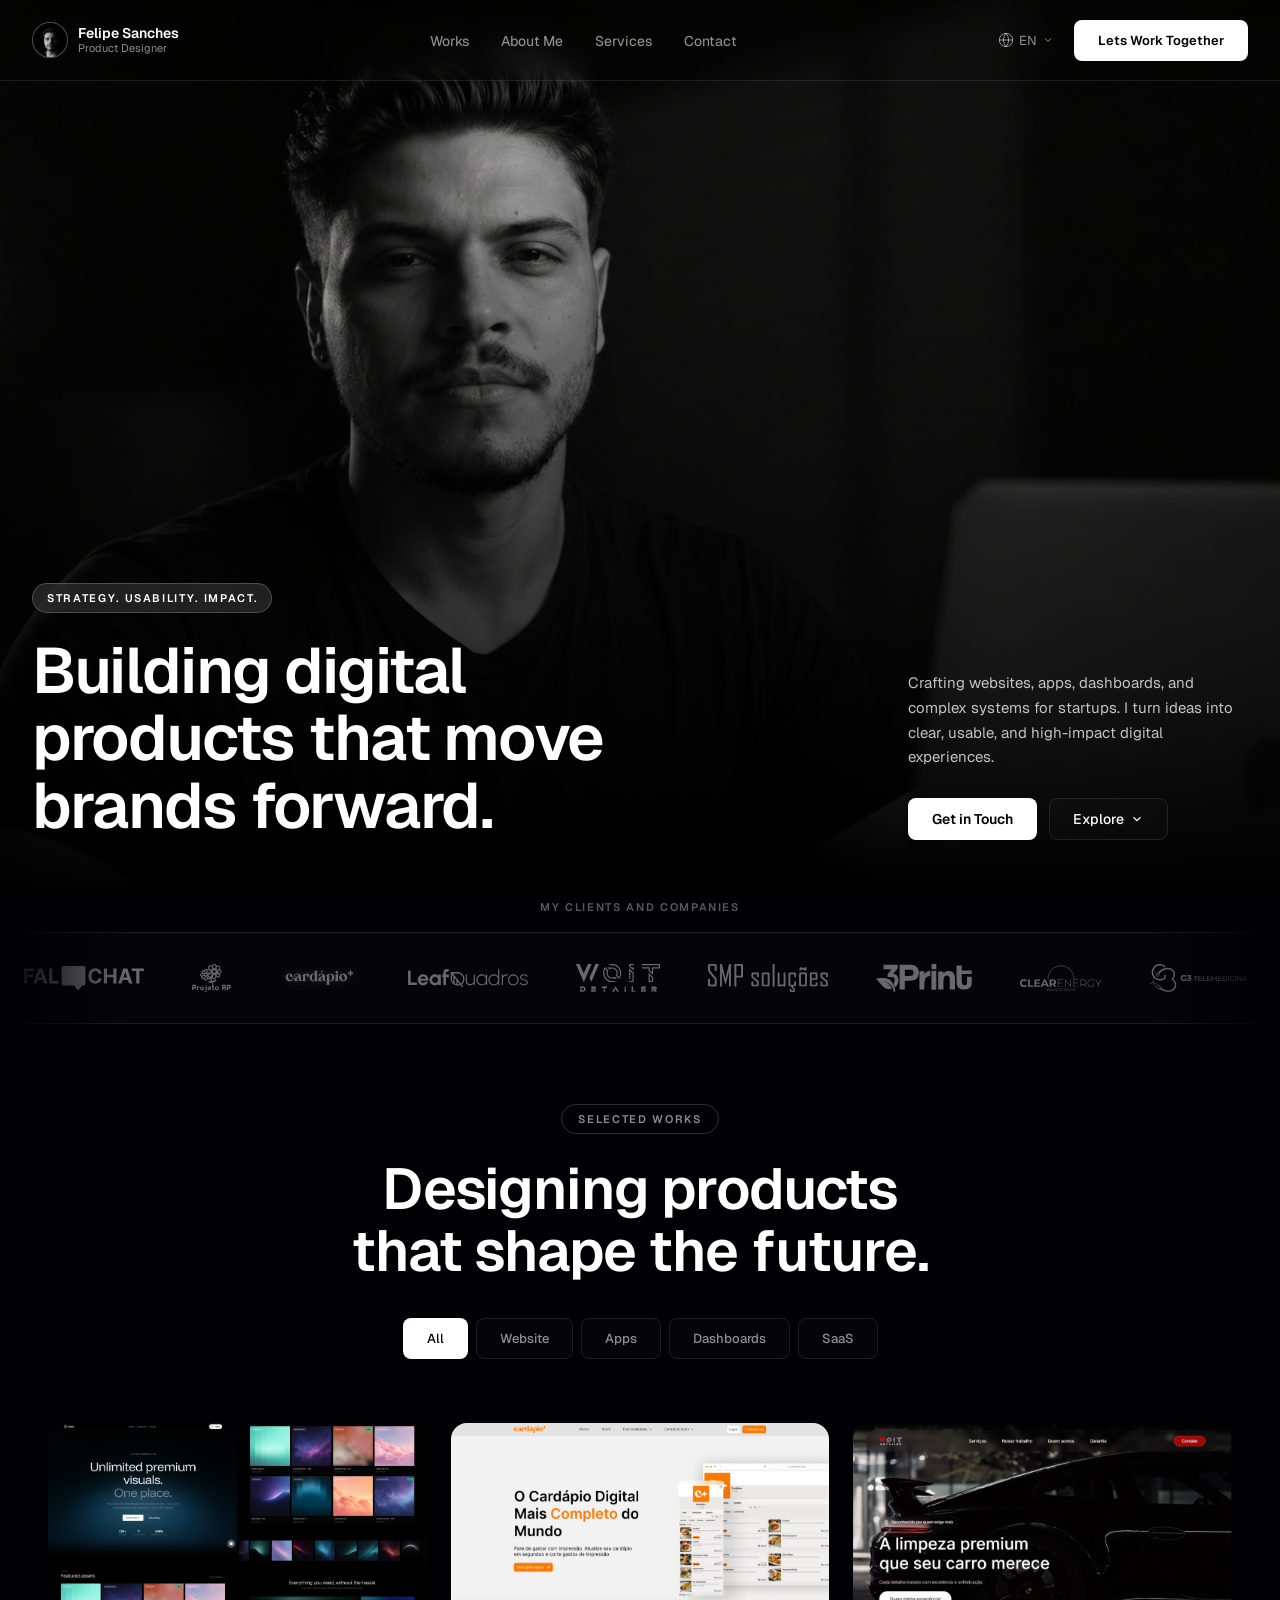
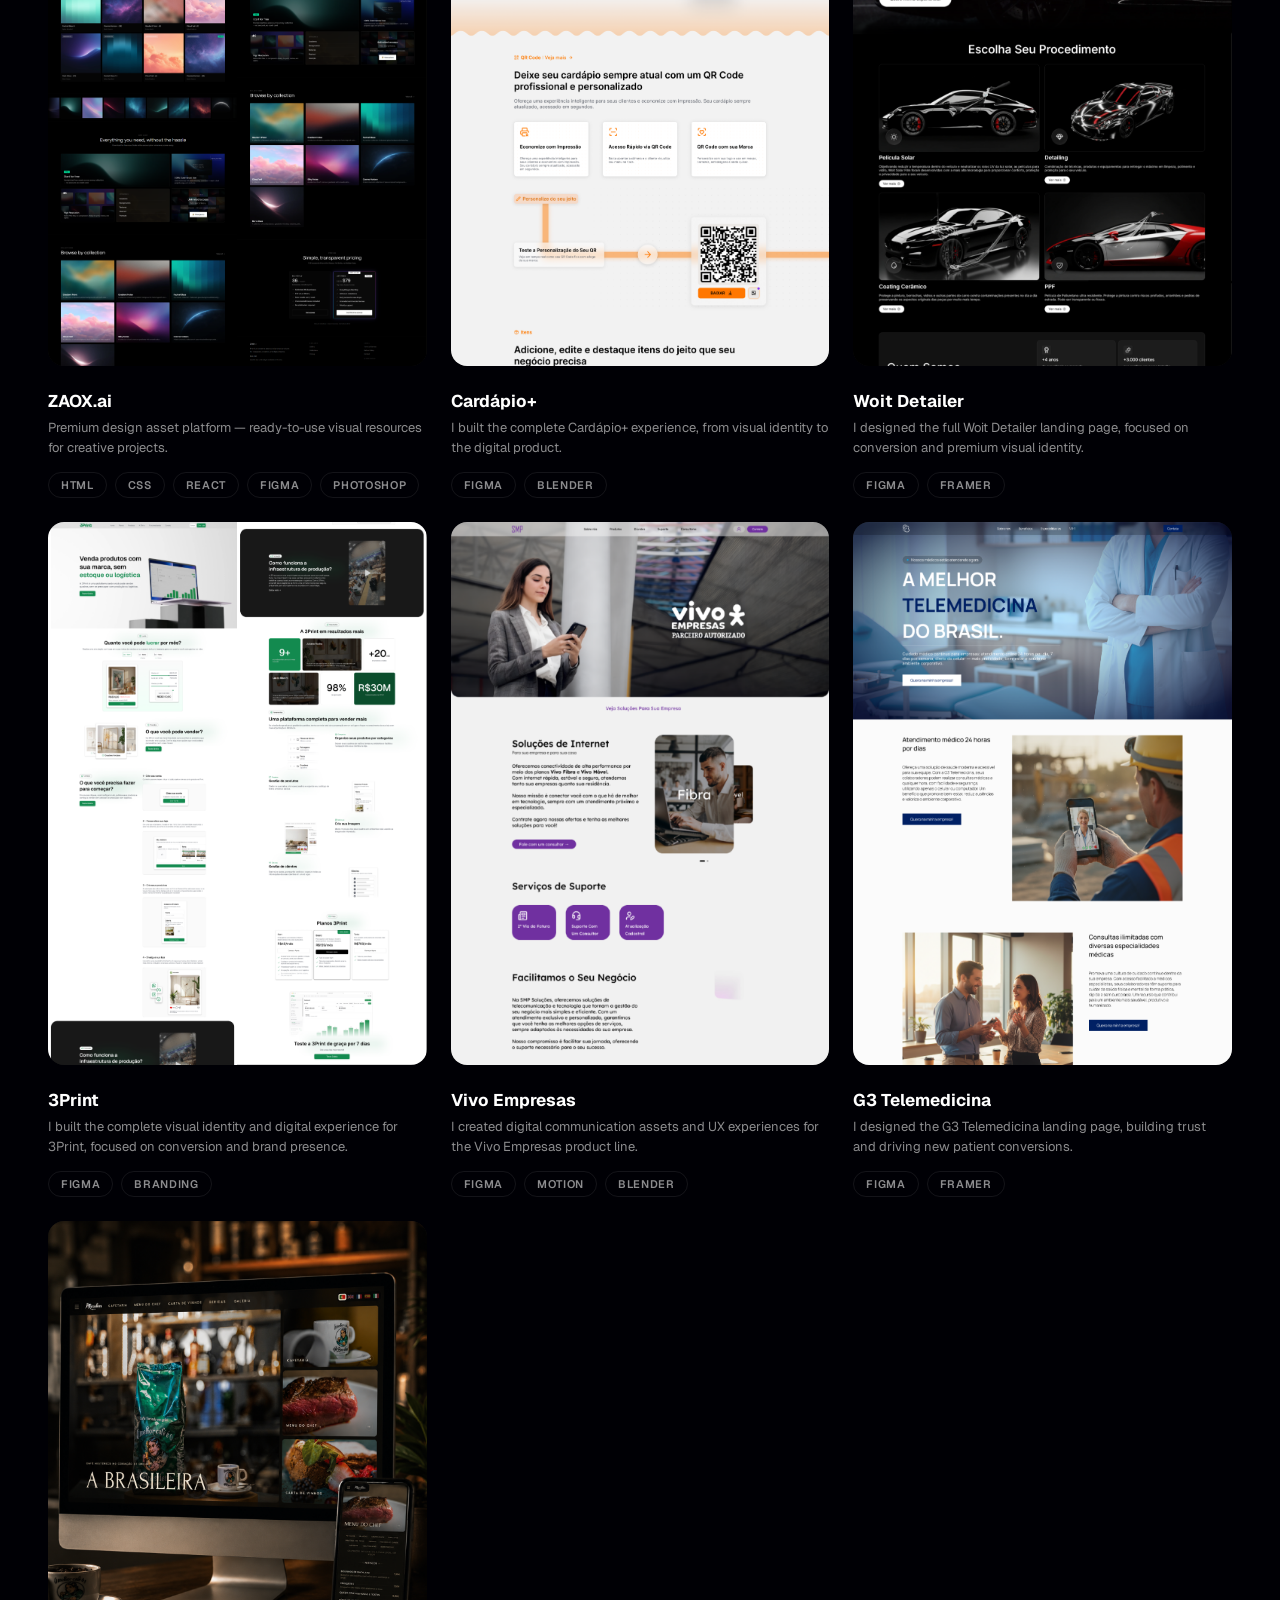
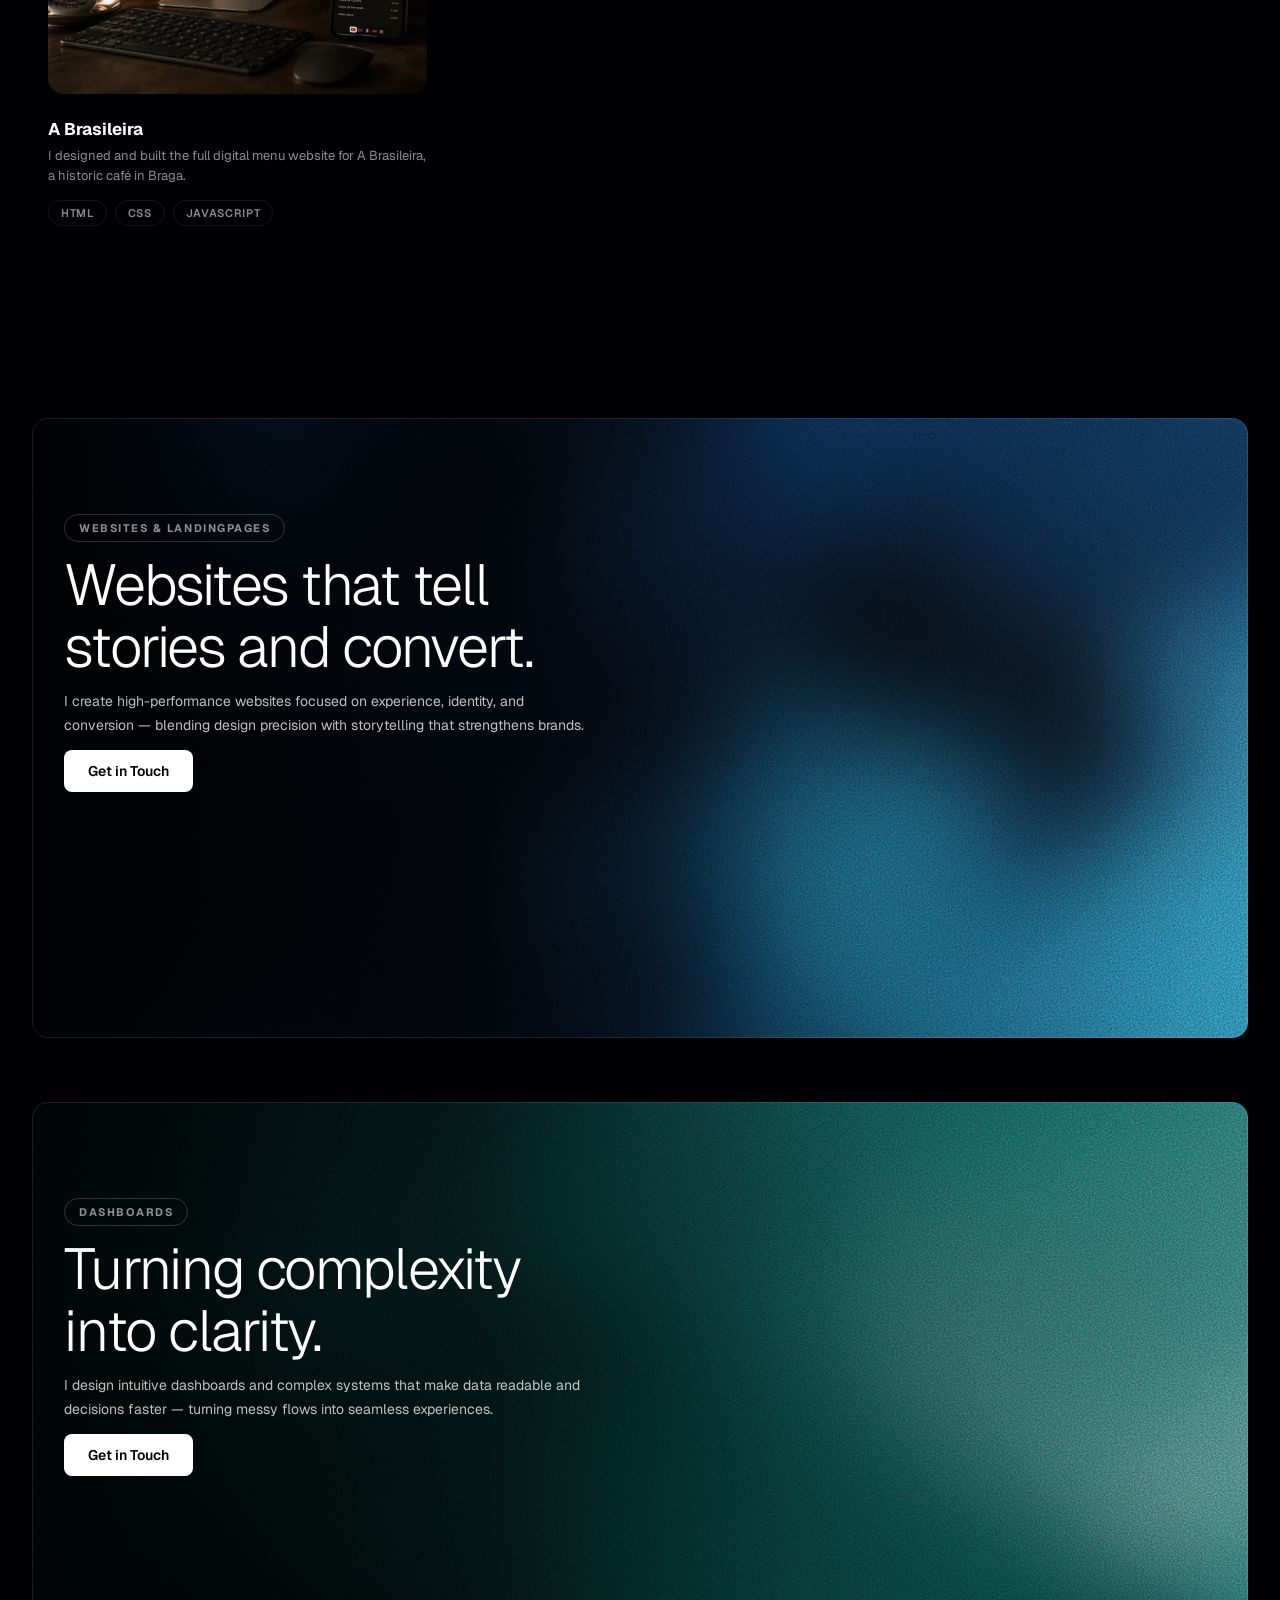
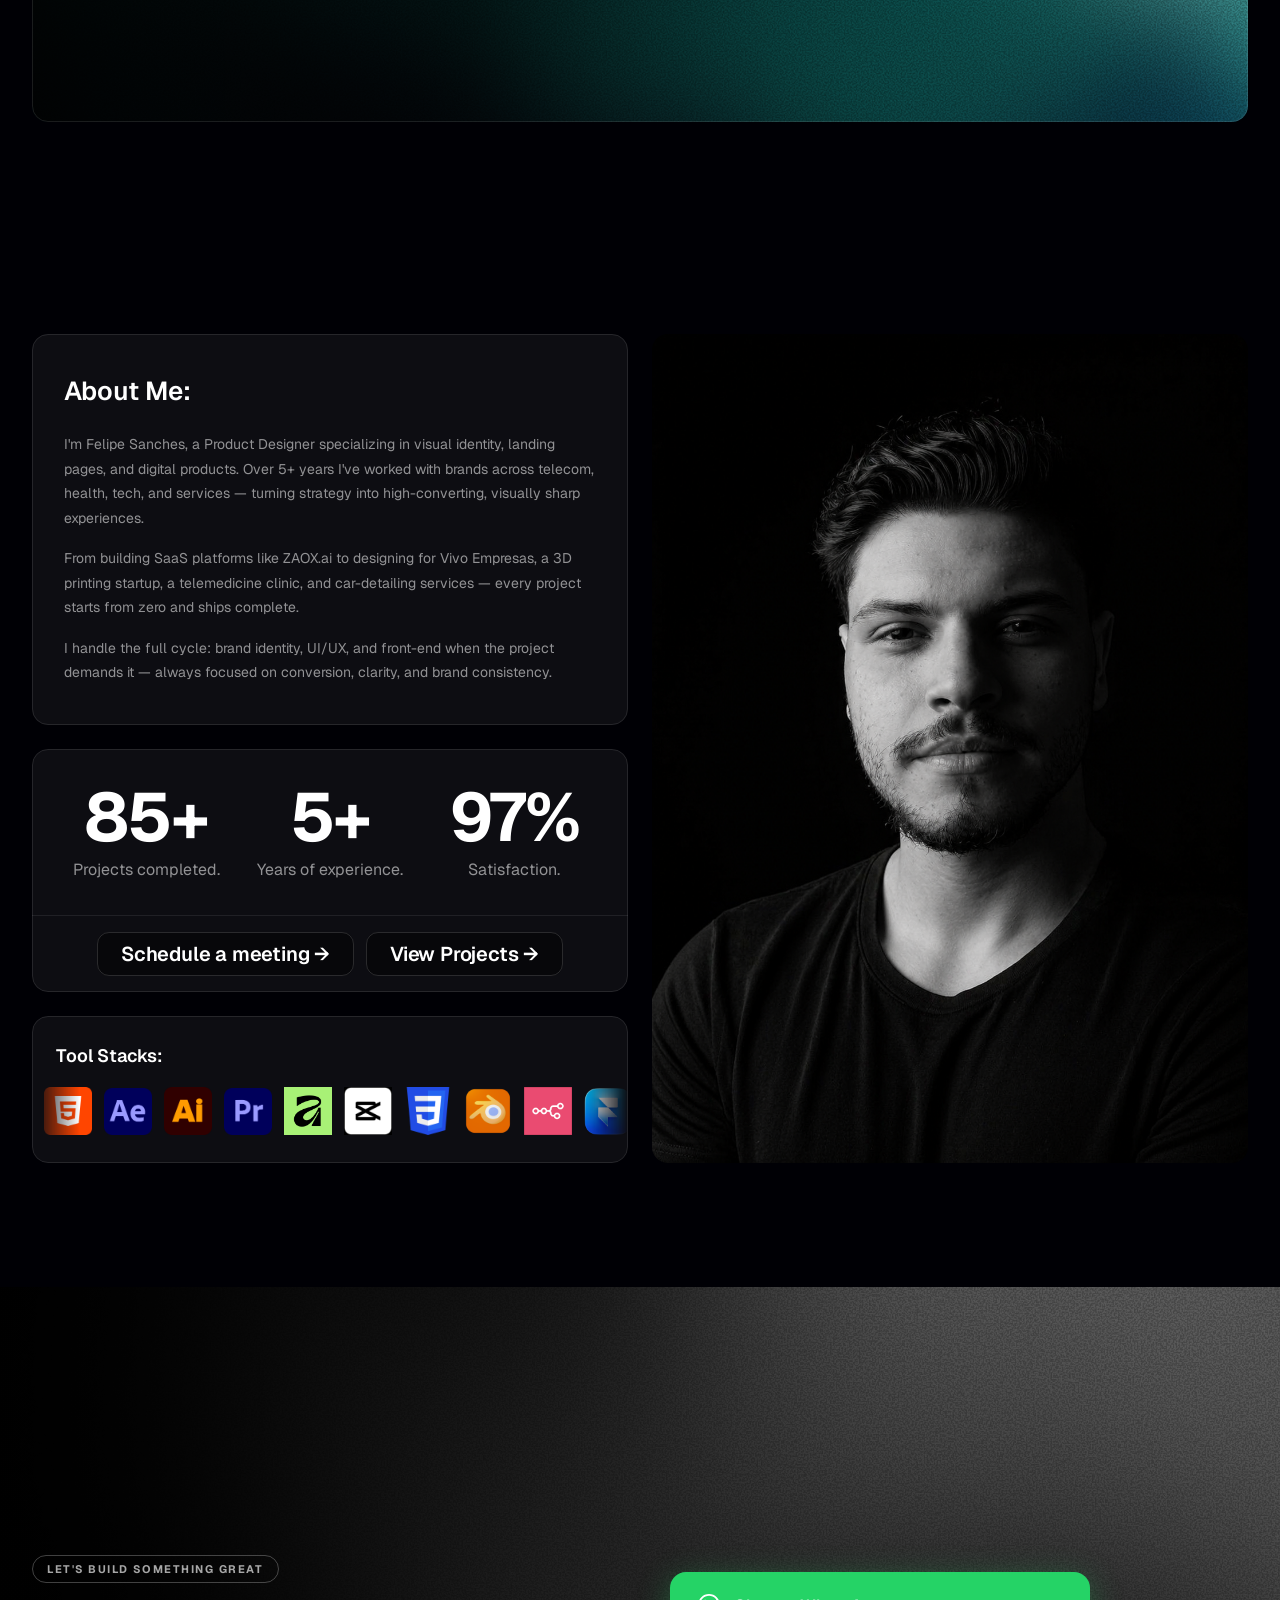
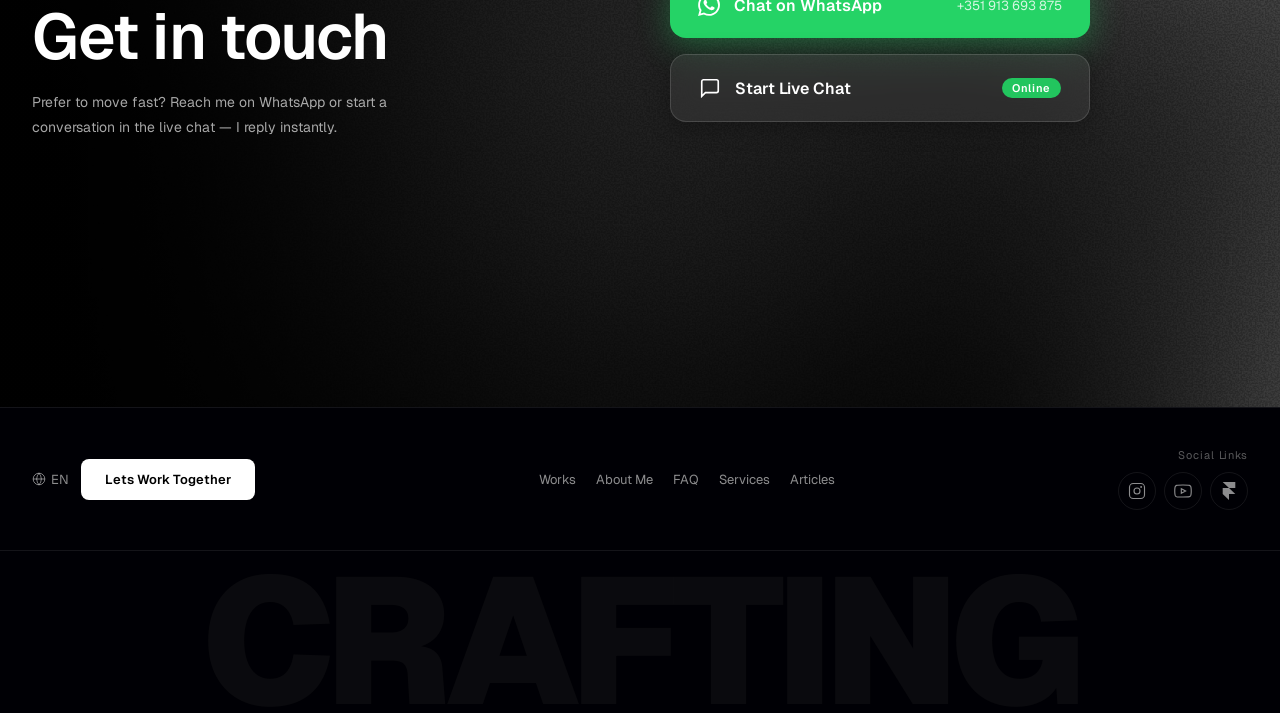
<file: index.html>
﻿<!DOCTYPE html>
<html lang="en">
<head>
    <meta charset="UTF-8">
    <meta name="viewport" content="width=device-width, initial-scale=1.0">
    <title>Felipe Sanches | Product Designer</title>
    <meta name="description" content="Product Designer crafting websites, apps, dashboards and complex systems for startups.">
    <link rel="icon" type="image/svg+xml" href="./favicon.svg">
    <link rel="stylesheet" href="styles.css">
    <link rel="preconnect" href="https://fonts.googleapis.com">
    <link rel="preconnect" href="https://fonts.gstatic.com" crossorigin>
    <link href="https://fonts.googleapis.com/css2?family=Geist:wght@100..900&display=swap" rel="stylesheet">
</head>
<body>

    <!-- NAVBAR -->
    <nav class="navbar" id="navbar">
        <div class="nav-inner">
            <a href="#" class="nav-logo">
                <div class="nav-logo-avatar"><img src="./img/FelipeSanches.png" alt="Felipe Sanches"></div>
                <div class="nav-logo-text">
                    <span class="nav-logo-name">Felipe Sanches</span>
                    <span class="nav-logo-role">Product Designer</span>
                </div>
            </a>
            <ul class="nav-links" id="navLinks">
                <li><a href="#works" class="nav-link">Works</a></li>
                <li><a href="#about" class="nav-link">About Me</a></li>
                <li><a href="#services" class="nav-link">Services</a></li>
                <li><a href="#contact" class="nav-link">Contact</a></li>
            </ul>
            <div class="nav-actions">
                <div class="lang-selector" onclick="toggleLang()" style="cursor:pointer" title="Switch language / Trocar idioma">
                    <svg width="16" height="16" viewBox="0 0 24 24" fill="none" stroke="currentColor" stroke-width="1.5"><circle cx="12" cy="12" r="10"/><path d="M2 12h20M12 2a15.3 15.3 0 0 1 4 10 15.3 15.3 0 0 1-4 10 15.3 15.3 0 0 1-4-10 15.3 15.3 0 0 1 4-10z"/></svg>
                    <span class="lang-label">EN</span>
                    <svg width="12" height="12" viewBox="0 0 24 24" fill="none" stroke="currentColor" stroke-width="2"><path d="m6 9 6 6 6-6"/></svg>
                </div>
                <a href="#contact" class="btn-cta">Lets Work Together</a>
            </div>
            <button class="menu-btn" id="menuBtn" aria-label="Menu">
                <span></span><span></span>
            </button>
        </div>
        <div class="mobile-menu" id="mobileMenu">
            <ul>
                <li><a href="#works" data-i18n="nav.works">Works</a></li>
                <li><a href="#about" data-i18n="nav.about">About Me</a></li>
                <li><a href="#services" data-i18n="nav.services">Services</a></li>
                <li><a href="#contact" data-i18n="nav.contact">Contact</a></li>
            </ul>
            <a href="#contact" class="btn-cta w-full" data-i18n="nav.cta">Lets Work Together</a>
            <button class="mobile-lang-btn" onclick="toggleLang()" title="Switch language / Trocar idioma">
                <svg width="15" height="15" viewBox="0 0 24 24" fill="none" stroke="currentColor" stroke-width="1.5"><circle cx="12" cy="12" r="10"/><path d="M2 12h20M12 2a15.3 15.3 0 0 1 4 10 15.3 15.3 0 0 1-4 10 15.3 15.3 0 0 1-4-10 15.3 15.3 0 0 1 4-10z"/></svg>
                <span class="lang-label">EN</span>
                <span class="mobile-lang-hint">/ PT</span>
            </button>
        </div>
    </nav>

    <!-- HERO -->
    <section class="hero" id="home">
        <div class="hero-bg">
            <img src="./img/FelipeSanchesHERObg.png" alt="Designer working" class="hero-img">
            <div class="hero-overlay"></div>
        </div>
        <div class="hero-inner">
            <div class="hero-content">
                <div class="hero-badge">STRATEGY. USABILITY. IMPACT.</div>
                <h1 class="hero-heading">Building digital<br>products that move<br>brands forward.</h1>
            </div>
            <div class="hero-right">
                <p class="hero-desc">Crafting websites, apps, dashboards, and complex systems for startups. I turn ideas into clear, usable, and high-impact digital experiences.</p>
                <div class="hero-btns">
                    <a href="#contact" class="btn-primary">Get in Touch</a>
                    <a href="#works" class="btn-ghost"><span data-i18n="hero.explore">Explore</span> <svg width="14" height="14" viewBox="0 0 24 24" fill="none" stroke="currentColor" stroke-width="2"><path d="m6 9 6 6 6-6"/></svg></a>
                </div>
            </div>
        </div>
    </section>

    <!-- CLIENTS -->
    <section class="clients">
        <p class="clients-label">MY CLIENTS AND COMPANIES</p>
        <div class="clients-track-wrapper">
            <div class="clients-track">
                <div class="clients-logos">
                    <span class="client-logo"><img src="./img/Empresas/FALAICHAT.svg" alt="Falaichat"></span>
                    <span class="client-logo"><img src="./img/Empresas/Frame-135.svg" alt="Cliente"></span>
                    <span class="client-logo"><img src="./img/Empresas/Frame-136.svg" alt="Cliente"></span>
                    <span class="client-logo"><img src="./img/Empresas/Frame-14.svg" alt="Cliente"></span>
                    <span class="client-logo"><img src="./img/Empresas/Frame-47.svg" alt="Cliente"></span>
                    <span class="client-logo"><img src="./img/Empresas/Group-34.svg" alt="Cliente"></span>
                    <span class="client-logo"><img src="./img/Empresas/3printsvg-2.svg" alt="3Print"></span>
                    <span class="client-logo"><img src="./img/Empresas/CLEARENERGYLogoPP-1.svg" alt="Clear Energy"></span>
                    <span class="client-logo"><img src="./img/Empresas/layer1.svg" alt="Cliente"></span>
                    <span class="client-logo"><img src="./img/Empresas/LOGO-BILLACHI-PARA-FUNDO-BRANCO-2.svg" alt="Billachi"></span>
                    <span class="client-logo"><img src="./img/Empresas/path1.svg" alt="Cliente"></span>
                    <span class="client-logo"><img src="./img/Empresas/Zaox.svg" alt="ZAOX.ai"></span>
                    <span class="client-logo"><img src="./img/Empresas/abrasileira.svg" alt="A Brasileira"></span>
                </div>
                <div class="clients-logos" aria-hidden="true">
                    <span class="client-logo"><img src="./img/Empresas/FALAICHAT.svg" alt="Falaichat"></span>
                    <span class="client-logo"><img src="./img/Empresas/Frame-135.svg" alt="Cliente"></span>
                    <span class="client-logo"><img src="./img/Empresas/Frame-136.svg" alt="Cliente"></span>
                    <span class="client-logo"><img src="./img/Empresas/Frame-14.svg" alt="Cliente"></span>
                    <span class="client-logo"><img src="./img/Empresas/Frame-47.svg" alt="Cliente"></span>
                    <span class="client-logo"><img src="./img/Empresas/Group-34.svg" alt="Cliente"></span>
                    <span class="client-logo"><img src="./img/Empresas/3printsvg-2.svg" alt="3Print"></span>
                    <span class="client-logo"><img src="./img/Empresas/CLEARENERGYLogoPP-1.svg" alt="Clear Energy"></span>
                    <span class="client-logo"><img src="./img/Empresas/layer1.svg" alt="Cliente"></span>
                    <span class="client-logo"><img src="./img/Empresas/LOGO-BILLACHI-PARA-FUNDO-BRANCO-2.svg" alt="Billachi"></span>
                    <span class="client-logo"><img src="./img/Empresas/path1.svg" alt="Cliente"></span>
                    <span class="client-logo"><img src="./img/Empresas/Zaox.svg" alt="ZAOX.ai"></span>
                    <span class="client-logo"><img src="./img/Empresas/abrasileira.svg" alt="A Brasileira"></span>
                </div>
                <div class="clients-logos" aria-hidden="true">
                    <span class="client-logo"><img src="./img/Empresas/FALAICHAT.svg" alt="Falaichat"></span>
                    <span class="client-logo"><img src="./img/Empresas/Frame-135.svg" alt="Cliente"></span>
                    <span class="client-logo"><img src="./img/Empresas/Frame-136.svg" alt="Cliente"></span>
                    <span class="client-logo"><img src="./img/Empresas/Frame-14.svg" alt="Cliente"></span>
                    <span class="client-logo"><img src="./img/Empresas/Frame-47.svg" alt="Cliente"></span>
                    <span class="client-logo"><img src="./img/Empresas/Group-34.svg" alt="Cliente"></span>
                    <span class="client-logo"><img src="./img/Empresas/3printsvg-2.svg" alt="3Print"></span>
                    <span class="client-logo"><img src="./img/Empresas/CLEARENERGYLogoPP-1.svg" alt="Clear Energy"></span>
                    <span class="client-logo"><img src="./img/Empresas/layer1.svg" alt="Cliente"></span>
                    <span class="client-logo"><img src="./img/Empresas/LOGO-BILLACHI-PARA-FUNDO-BRANCO-2.svg" alt="Billachi"></span>
                    <span class="client-logo"><img src="./img/Empresas/path1.svg" alt="Cliente"></span>
                    <span class="client-logo"><img src="./img/Empresas/Zaox.svg" alt="ZAOX.ai"></span>
                    <span class="client-logo"><img src="./img/Empresas/abrasileira.svg" alt="A Brasileira"></span>
                </div>
            </div>
        </div>
    </section>

    <!-- SELECTED WORKS -->
    <section class="works" id="works">
        <div class="works-header">
            <div class="works-tag-pill">SELECTED WORKS</div>
            <h2 class="works-title">Designing products<br>that shape the future.</h2>
            <div class="works-filters">
                <button class="filter-btn active" data-filter="all">All</button>
                <button class="filter-btn" data-filter="website">Website</button>
                <button class="filter-btn" data-filter="apps">Apps</button>
                <button class="filter-btn" data-filter="dashboards">Dashboards</button>
                <button class="filter-btn" data-filter="saas">SaaS</button>
            </div>
        </div>
        <div class="works-grid" id="worksGrid">
            <div class="work-card" data-category="saas website" data-i18n-desc="proj.zaox.desc"
                data-title="ZAOX.ai"
                data-badge="SAAS"
                data-desc="Premium design asset platform â€” ready-to-use visual resources for creative projects."
                data-client="ZAOX.ai"
                data-services="UI/UX Design, Branding, Development"
                data-industry="Design Tools"
                data-country="Brasil"
                data-img="./img/Projetos/ZAOX.ai-LP.png"
                data-link="https://zaoxai.art"
                data-gallery='["./img/Projetos/ZAOX.ai-GALLERY.png","./img/Projetos/ZAOX.ai-POST-1.png","./img/Projetos/ZAOX.ai-POST-2.png","./img/Projetos/ZAOX.ai-POST-3.png","./img/Projetos/ZAOX.ai-POST-4.png"]'>
                <div class="work-card-img">
                    <img src="./img/Projetos/ZAOX.ai-view.png" alt="ZAOX.ai" loading="lazy">
                    <div class="work-card-overlay"><a href="#" class="work-view-btn js-open-project">View Project &#x2197;</a></div>
                </div>
                <div class="work-card-info">
                    <h3 class="work-card-title">ZAOX.ai</h3>
                    <p class="work-card-desc">Premium design asset platform â€” ready-to-use visual resources for creative projects.</p>
                    <div class="work-card-tags"><span class="work-tag">HTML</span><span class="work-tag">CSS</span><span class="work-tag">REACT</span><span class="work-tag">FIGMA</span><span class="work-tag">PHOTOSHOP</span></div>
                </div>
            </div>
            <div class="work-card" data-category="saas dashboards" data-i18n-desc="proj.cardapio.desc"
                data-title="Cardápio+"
                data-badge="SAAS"
                data-desc="I built the complete Cardápio+ experience, from visual identity to the digital product."
                data-client="Cardápio+"
                data-services="UI/UX Design, Branding"
                data-industry="Food &amp; Tech"
                data-country="Brasil"
                data-img="./img/Projetos/Cardapio-projeto.png"
                data-link="">
                <div class="work-card-img">
                    <img src="./img/Projetos/Cardapio-view.png" alt="Cardápio+" loading="lazy">
                    <div class="work-card-overlay"><a href="#" class="work-view-btn js-open-project">View Project &#x2197;</a></div>
                </div>
                <div class="work-card-info">
                    <h3 class="work-card-title">Cardápio+</h3>
                    <p class="work-card-desc">I built the complete Cardápio+ experience, from visual identity to the digital product.</p>
                    <div class="work-card-tags"><span class="work-tag">FIGMA</span><span class="work-tag">BLENDER</span></div>
                </div>
            </div>
            <div class="work-card" data-category="website" data-i18n-desc="proj.woit.desc"
                data-title="Woit Detailer"
                data-badge="WEBSITE"
                data-desc="I designed the full Woit Detailer landing page, focused on conversion and premium visual identity."
                data-client="Woit Detailer"
                data-services="UI/UX Design, Landing Page"
                data-industry="Automotive"
                data-country="Brasil"
                data-img="./img/Projetos/Woit-LP.png"
                data-link="">
                <div class="work-card-img">
                    <img src="./img/Projetos/Woit-view.png" alt="Woit Detailer" loading="lazy">
                    <div class="work-card-overlay"><a href="#" class="work-view-btn js-open-project">View Project &#x2197;</a></div>
                </div>
                <div class="work-card-info">
                    <h3 class="work-card-title">Woit Detailer</h3>
                    <p class="work-card-desc">I designed the full Woit Detailer landing page, focused on conversion and premium visual identity.</p>
                    <div class="work-card-tags"><span class="work-tag">FIGMA</span><span class="work-tag">FRAMER</span></div>
                </div>
            </div>
            <div class="work-card" data-category="saas" data-i18n-desc="proj.3print.desc"
                data-title="3Print"
                data-badge="SAAS"
                data-desc="I built the complete visual identity and digital experience for 3Print, focused on conversion and brand presence."
                data-client="3Print"
                data-services="UI/UX Design, Branding"
                data-industry="3D Printing"
                data-country="Brasil"
                data-img="./img/Projetos/3print-LP.png"
                data-link="">
                <div class="work-card-img">
                    <img src="./img/Projetos/3Print-view.png" alt="3Print" loading="lazy">
                    <div class="work-card-overlay"><a href="#" class="work-view-btn js-open-project">View Project &#x2197;</a></div>
                </div>
                <div class="work-card-info">
                    <h3 class="work-card-title">3Print</h3>
                    <p class="work-card-desc">I built the complete visual identity and digital experience for 3Print, focused on conversion and brand presence.</p>
                    <div class="work-card-tags"><span class="work-tag">FIGMA</span><span class="work-tag">BRANDING</span></div>
                </div>
            </div>
            <div class="work-card" data-category="website" data-i18n-desc="proj.vivo.desc"
                data-title="Vivo Empresas"
                data-badge="WEBSITE"
                data-desc="I created digital communication assets and UX experiences for the Vivo Empresas product line."
                data-client="Vivo Empresas"
                data-services="UI/UX Design, Motion"
                data-industry="Telecom"
                data-country="Brasil"
                data-img="./img/Projetos/VivoEmpresas-LP.png"
                data-videos='["./img/Projetos/VivoChip-video.mp4","./img/Projetos/VivoSMP-video.mp4"]'
                data-link="">
                <div class="work-card-img">
                    <img src="./img/Projetos/VivoEmpresas-view.png" alt="Vivo Empresas" loading="lazy">
                    <div class="work-card-overlay"><a href="#" class="work-view-btn js-open-project">View Project &#x2197;</a></div>
                </div>
                <div class="work-card-info">
                    <h3 class="work-card-title">Vivo Empresas</h3>
                    <p class="work-card-desc">I created digital communication assets and UX experiences for the Vivo Empresas product line.</p>
                    <div class="work-card-tags"><span class="work-tag">FIGMA</span><span class="work-tag">MOTION</span><span class="work-tag">BLENDER</span></div>
                </div>
            </div>
            <div class="work-card" data-category="website" data-i18n-desc="proj.g3.desc"
                data-title="G3 Telemedicina"
                data-badge="WEBSITE"
                data-desc="I designed the G3 Telemedicina landing page, building trust and driving new patient conversions."
                data-client="G3 Telemedicina"
                data-services="UI/UX Design, Landing Page"
                data-industry="Health &amp; Tech"
                data-country="Brasil"
                data-img="./img/Projetos/G3telemedicina-LP.png"
                data-link="">
                <div class="work-card-img">
                    <img src="./img/Projetos/G3telemedicina-view.png" alt="G3 Telemedicina" loading="lazy">
                    <div class="work-card-overlay"><a href="#" class="work-view-btn js-open-project">View Project &#x2197;</a></div>
                </div>
                <div class="work-card-info">
                    <h3 class="work-card-title">G3 Telemedicina</h3>
                    <p class="work-card-desc">I designed the G3 Telemedicina landing page, building trust and driving new patient conversions.</p>
                    <div class="work-card-tags"><span class="work-tag">FIGMA</span><span class="work-tag">FRAMER</span></div>
                </div>
            </div>
            <div class="work-card" data-category="website" data-i18n-desc="proj.abrasileira.desc"
                data-title="A Brasileira"
                data-badge="WEBSITE"
                data-desc="I designed and built the full digital menu website for A Brasileira, a historic café in Braga."
                data-client="A Brasileira"
                data-services="UI/UX Design, Web Development"
                data-industry="Food &amp; Beverage"
                data-country="Portugal"
                data-img="./img/Projetos/ABrasileira-view.png"
                data-iframe="https://abrasileira-menu.vercel.app/"
                data-link="https://abrasileira-menu.vercel.app/">
                <div class="work-card-img">
                    <img src="./img/Projetos/ABrasileira-view.png" alt="A Brasileira" loading="lazy">
                    <div class="work-card-overlay"><a href="#" class="work-view-btn js-open-project">View Project &#x2197;</a></div>
                </div>
                <div class="work-card-info">
                    <h3 class="work-card-title">A Brasileira</h3>
                    <p class="work-card-desc">I designed and built the full digital menu website for A Brasileira, a historic café in Braga.</p>
                    <div class="work-card-tags"><span class="work-tag">HTML</span><span class="work-tag">CSS</span><span class="work-tag">JAVASCRIPT</span></div>
                </div>
            </div>
        </div>
    </section>

    <!-- SERVICES -->
    <section class="services" id="services">
        <div class="service-block">
            <div class="service-media" aria-hidden="true">
                <img src="./img/bg1.png" alt="" class="service-video">
            </div>
            <div class="service-info">
                <div class="service-tag">WEBSITES &amp; LANDINGPAGES</div>
                <h2 class="service-title">Websites that tell<br>stories and convert.</h2>
                <p class="service-desc">I create high-performance websites focused on experience, identity, and conversion â€” blending design precision with storytelling that strengthens brands.</p>
                <a href="#contact" class="btn-primary">Get in Touch</a>
            </div>
        </div>
        <div class="service-block service-block--reverse">
            <div class="service-media" aria-hidden="true">
                <img src="./img/bg2.png" alt="" class="service-video">
            </div>
            <div class="service-info">
                <div class="service-tag">DASHBOARDS</div>
                <h2 class="service-title">Turning complexity<br>into clarity.</h2>
                <p class="service-desc">I design intuitive dashboards and complex systems that make data readable and decisions faster â€” turning messy flows into seamless experiences.</p>
                <a href="#contact" class="btn-primary">Get in Touch</a>
            </div>
        </div>
    </section>

    <!-- ABOUT -->
    <section class="about" id="about">
        <div class="about-inner">
            <div class="about-left">
                <div class="about-card">
                    <h2 class="about-card-title">About Me:</h2>
                    <div class="about-card-text">
                        <p>I'm Felipe Sanches, a Product Designer specializing in visual identity, landing pages, and digital products. Over 5+ years I've worked with brands across telecom, health, tech, and services â€” turning strategy into high-converting, visually sharp experiences.</p>
                        <p>From building SaaS platforms like ZAOX.ai to designing for Vivo Empresas, a 3D printing startup, a telemedicine clinic, and car-detailing services â€” every project starts from zero and ships complete.</p>
                        <p>I handle the full cycle: brand identity, UI/UX, and front-end when the project demands it â€” always focused on conversion, clarity, and brand consistency.</p>
                    </div>
                </div>
                <div class="about-insights">
                    <div class="about-stats">
                        <div class="about-stat">
                            <strong>85+</strong>
                            <span>Projects completed.</span>
                        </div>
                        <div class="about-stat">
                            <strong>5+</strong>
                            <span>Years of experience.</span>
                        </div>
                        <div class="about-stat">
                            <strong>97%</strong>
                            <span>Satisfaction.</span>
                        </div>
                    </div>
                    <div class="about-actions">
                        <a href="#contact" class="about-action-btn">Schedule a meeting &#8594;</a>
                        <a href="#works" class="about-action-btn">View Projects &#8594;</a>
                    </div>
                </div>
                <div class="tools-section">
                    <h3 class="tools-title">Tool Stacks:</h3>
                    <div class="tools-track-wrapper">
                        <div class="tools-track">
                            <div class="tools-logos">
                                <div class="tool-item" title="HTML5"><img src="./img/stack/3291670.png" alt="HTML5"></div>
                                <div class="tool-item" title="After Effects"><img src="./img/stack/Adobe_After_Effects_CC_icon.svg.png" alt="After Effects"></div>
                                <div class="tool-item" title="Illustrator"><img src="./img/stack/Adobe_Illustrator_CC_icon.svg.png" alt="Illustrator"></div>
                                <div class="tool-item" title="Premiere Pro"><img src="./img/stack/Adobe_Premiere_Pro_CC_icon.svg.png" alt="Premiere Pro"></div>
                                <div class="tool-item" title="Affinity"><img src="./img/stack/Affinity_(App)_Logo.png" alt="Affinity"></div>
                                <div class="tool-item" title="CapCut"><img src="./img/stack/capcut.png" alt="CapCut"></div>
                                <div class="tool-item" title="CSS3"><img src="./img/stack/CSS3_logo.png" alt="CSS3"></div>
                                <div class="tool-item" title="Blender"><img src="./img/stack/hces62wgka951.png" alt="Blender"></div>
                                <div class="tool-item" title="Maze"><img src="./img/stack/Icon.png" alt="Maze"></div>
                                <div class="tool-item" title="Tool"><img src="./img/stack/KO69hv7r2jYXTKBqqgcCDG2dfo.avif" alt="Tool"></div>
                                <div class="tool-item" title="Tool"><img src="./img/stack/xwl17PxHJRn6p0K1BT1H9bybU0.avif" alt="Tool"></div>
                                <div class="tool-item" title="Tool"><img src="./img/stack/Y9cfcwxthHfkNhD8wKamxbEbVas.avif" alt="Tool"></div>
                            </div>
                            <div class="tools-logos" aria-hidden="true">
                                <div class="tool-item" title="HTML5"><img src="./img/stack/3291670.png" alt="HTML5"></div>
                                <div class="tool-item" title="After Effects"><img src="./img/stack/Adobe_After_Effects_CC_icon.svg.png" alt="After Effects"></div>
                                <div class="tool-item" title="Illustrator"><img src="./img/stack/Adobe_Illustrator_CC_icon.svg.png" alt="Illustrator"></div>
                                <div class="tool-item" title="Premiere Pro"><img src="./img/stack/Adobe_Premiere_Pro_CC_icon.svg.png" alt="Premiere Pro"></div>
                                <div class="tool-item" title="Affinity"><img src="./img/stack/Affinity_(App)_Logo.png" alt="Affinity"></div>
                                <div class="tool-item" title="CapCut"><img src="./img/stack/capcut.png" alt="CapCut"></div>
                                <div class="tool-item" title="CSS3"><img src="./img/stack/CSS3_logo.png" alt="CSS3"></div>
                                <div class="tool-item" title="Blender"><img src="./img/stack/hces62wgka951.png" alt="Blender"></div>
                                <div class="tool-item" title="Maze"><img src="./img/stack/Icon.png" alt="Maze"></div>
                                <div class="tool-item" title="Tool"><img src="./img/stack/KO69hv7r2jYXTKBqqgcCDG2dfo.avif" alt="Tool"></div>
                                <div class="tool-item" title="Tool"><img src="./img/stack/xwl17PxHJRn6p0K1BT1H9bybU0.avif" alt="Tool"></div>
                                <div class="tool-item" title="Tool"><img src="./img/stack/Y9cfcwxthHfkNhD8wKamxbEbVas.avif" alt="Tool"></div>
                            </div>
                        </div>
                    </div>
                </div>
            </div>
            <div class="about-photo">
                <img src="./img/FelipeSanches.png" alt="Felipe Sanches" loading="lazy">
            </div>
        </div>
    </section>

    <!-- CONTACT -->
    <section class="contact" id="contact">
        <div class="contact-bg">
            <img src="./img/BGcontact.jpg" alt="Studio" loading="lazy">
            <div class="contact-overlay"></div>
        </div>
        <div class="contact-content">
            <div class="contact-left">
                <div class="contact-tag">LET'S BUILD SOMETHING GREAT</div>
                <h2 class="contact-title">Get in touch</h2>
                <p class="contact-desc">Prefer to move fast? Reach me on WhatsApp or start a conversation in the live chat â€” I reply instantly.</p>
            </div>
            <div class="contact-actions">
                <a class="contact-btn contact-btn--whatsapp"
                   href="https://wa.me/351913693875?text=Hi%20Felipe%2C%20I%20found%20your%20portfolio%20and%20I'd%20like%20to%20talk%20about%20a%20project."
                   target="_blank" rel="noopener noreferrer">
                    <svg width="22" height="22" viewBox="0 0 24 24" fill="currentColor"><path d="M17.472 14.382c-.297-.149-1.758-.867-2.03-.967-.273-.099-.471-.148-.67.15-.197.297-.767.966-.94 1.164-.173.199-.347.223-.644.075-.297-.15-1.255-.463-2.39-1.475-.883-.788-1.48-1.761-1.653-2.059-.173-.297-.018-.458.13-.606.134-.133.298-.347.446-.52.149-.174.198-.298.298-.497.099-.198.05-.371-.025-.52-.075-.149-.669-1.612-.916-2.207-.242-.579-.487-.5-.669-.51-.173-.008-.371-.01-.57-.01-.198 0-.52.074-.792.372-.272.297-1.04 1.016-1.04 2.479 0 1.462 1.065 2.875 1.213 3.074.149.198 2.096 3.2 5.077 4.487.709.306 1.262.489 1.694.625.712.227 1.36.195 1.871.118.571-.085 1.758-.719 2.006-1.413.248-.694.248-1.289.173-1.413-.074-.124-.272-.198-.57-.347m-5.421 7.403h-.004a9.87 9.87 0 0 1-5.031-1.378l-.361-.214-3.741.982.998-3.648-.235-.374a9.86 9.86 0 0 1-1.51-5.26c.001-5.45 4.436-9.884 9.888-9.884 2.64 0 5.122 1.03 6.988 2.898a9.825 9.825 0 0 1 2.893 6.994c-.003 5.45-4.437 9.884-9.885 9.884m8.413-18.297A11.815 11.815 0 0 0 12.05 0C5.495 0 .16 5.335.157 11.892c0 2.096.547 4.142 1.588 5.945L.057 24l6.305-1.654a11.882 11.882 0 0 0 5.683 1.448h.005c6.554 0 11.89-5.335 11.893-11.893a11.821 11.821 0 0 0-3.48-8.413Z"/></svg>
                    <span data-i18n="contact.wa">Chat on WhatsApp</span>
                    <span class="contact-btn-number">+351 913 693 875</span>
                </a>
                <button class="contact-btn contact-btn--chat" onclick="window.$chatwoot && window.$chatwoot.toggle()">
                    <svg width="22" height="22" viewBox="0 0 24 24" fill="none" stroke="currentColor" stroke-width="1.8"><path d="M21 15a2 2 0 0 1-2 2H7l-4 4V5a2 2 0 0 1 2-2h14a2 2 0 0 1 2 2z"/></svg>
                    <span data-i18n="contact.chat">Start Live Chat</span>
                    <span class="contact-btn-badge">Online</span>
                </button>
            </div>
        </div>
    </section>

    <!-- FOOTER -->
    <footer class="footer">
        <div class="footer-top">
            <div class="footer-left">
                <div class="footer-lang" onclick="toggleLang()" style="cursor:pointer" title="Switch language / Trocar idioma">
                    <svg width="14" height="14" viewBox="0 0 24 24" fill="none" stroke="currentColor" stroke-width="1.5"><circle cx="12" cy="12" r="10"/><path d="M2 12h20M12 2a15.3 15.3 0 0 1 4 10 15.3 15.3 0 0 1-4 10 15.3 15.3 0 0 1-4-10 15.3 15.3 0 0 1 4-10z"/></svg>
                    <span class="lang-label">EN</span>
                </div>
                <a href="#contact" class="btn-cta">Lets Work Together</a>
            </div>
            <nav class="footer-nav">
                <a href="#works">Works</a>
                <a href="#about">About Me</a>
                <a href="#contact">FAQ</a>
                <a href="#services">Services</a>
                <a href="#contact">Articles</a>
            </nav>
            <div class="footer-social">
                <span class="footer-social-label">Social Links</span>
                <div class="footer-social-icons">
                    <a href="#" class="social-icon" aria-label="Instagram">
                        <svg width="18" height="18" viewBox="0 0 24 24" fill="none" stroke="currentColor" stroke-width="1.5"><rect x="2" y="2" width="20" height="20" rx="5"/><circle cx="12" cy="12" r="4"/><circle cx="17.5" cy="6.5" r="0.5" fill="currentColor"/></svg>
                    </a>
                    <a href="#" class="social-icon" aria-label="YouTube">
                        <svg width="18" height="18" viewBox="0 0 24 24" fill="none" stroke="currentColor" stroke-width="1.5"><path d="M22.54 6.42a2.78 2.78 0 0 0-1.95-1.96C18.88 4 12 4 12 4s-6.88 0-8.59.46a2.78 2.78 0 0 0-1.95 1.96A29 29 0 0 0 1 12a29 29 0 0 0 .46 5.58A2.78 2.78 0 0 0 3.41 19.6C5.12 20 12 20 12 20s6.88 0 8.59-.46a2.78 2.78 0 0 0 1.95-1.95A29 29 0 0 0 23 12a29 29 0 0 0-.46-5.58z"/><polygon points="9.75 15.02 15.5 12 9.75 8.98 9.75 15.02"/></svg>
                    </a>
                    <a href="#" class="social-icon" aria-label="Framer">
                        <svg width="18" height="18" viewBox="0 0 14 20" fill="none"><path d="M0 0h14v6.667H7L0 0zM0 6.667h7l7 6.666H0V6.667zM0 13.333h7v6.667L0 13.333z" fill="currentColor"/></svg>
                    </a>
                </div>
            </div>
        </div>
        <div class="footer-divider"></div>
        <div class="footer-big">CRAFTING</div>
    </footer>

    <script src="i18n.js"></script>
    <script src="script.js"></script>
    <script>
      window.chatwootSettings = {"position":"right","type":"standard","launcherTitle":""};
      (function(d,t) {
        var BASE_URL="https://ai.falaichat.com";
        var g=d.createElement(t),s=d.getElementsByTagName(t)[0];
        g.src=BASE_URL+"/packs/js/sdk.js";
        g.async = true;
        s.parentNode.insertBefore(g,s);
        g.onload=function(){
          window.chatwootSDK.run({
            websiteToken: 'HUnubMAcvL75dX8xyGQzCDhK',
            baseUrl: BASE_URL
          })
        }
      })(document,"script");
    </script>
</body>
</html>
</file>
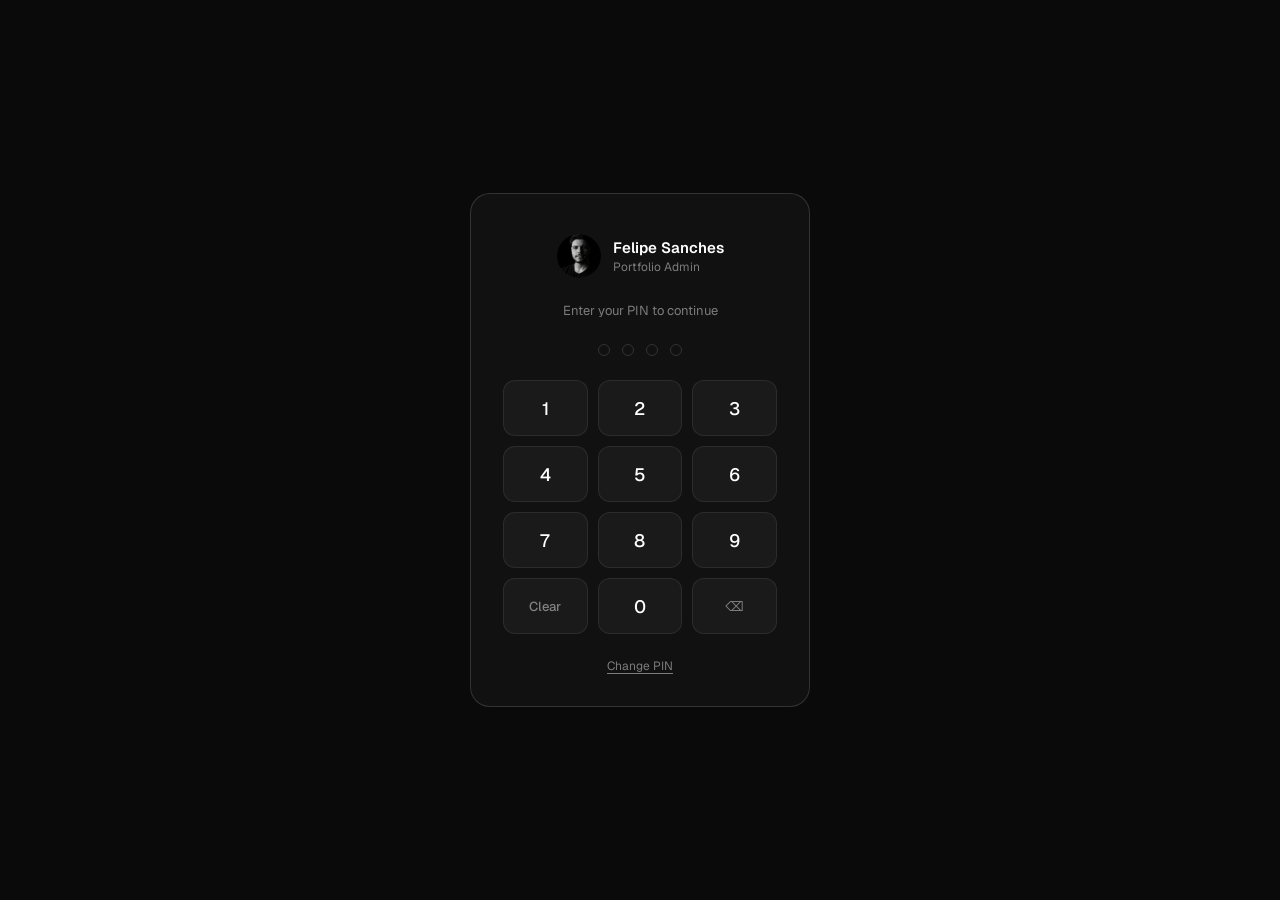
<file: admin.html>
<!DOCTYPE html>
<html lang="en">
<head>
    <meta charset="UTF-8">
    <meta name="viewport" content="width=device-width, initial-scale=1.0">
    <title>Admin — Felipe Sanches</title>
    <link rel="icon" type="image/svg+xml" href="./favicon.svg">
    <script src="projects-data.js"></script>
    <link rel="preconnect" href="https://fonts.googleapis.com">
    <link rel="preconnect" href="https://fonts.gstatic.com" crossorigin>
    <link href="https://fonts.googleapis.com/css2?family=Geist:wght@100..900&display=swap" rel="stylesheet">
    <style>
        *, *::before, *::after { box-sizing: border-box; margin: 0; padding: 0; }

        :root {
            --bg:       #0a0a0a;
            --surface:  #111111;
            --surface2: #1a1a1a;
            --border:   rgba(255,255,255,0.08);
            --border2:  rgba(255,255,255,0.14);
            --text:     #ffffff;
            --muted:    rgba(255,255,255,0.45);
            --accent:   #ffffff;
            --accent-bg: rgba(255,255,255,0.07);
            --danger:   #ef4444;
            --success:  #22c55e;
            --radius:   12px;
            --sidebar-w: 280px;
        }

        html, body { height: 100%; background: var(--bg); color: var(--text); font-family: 'Geist', system-ui, sans-serif; -webkit-font-smoothing: antialiased; }

        /* ── PIN GATE ─────────────────────────────── */
        #pinGate {
            position: fixed; inset: 0; background: var(--bg);
            display: flex; align-items: center; justify-content: center;
            z-index: 1000;
        }
        #pinGate.hidden { display: none; }

        .pin-card {
            width: 340px;
            background: var(--surface);
            border: 1px solid var(--border2);
            border-radius: 20px;
            padding: 40px 32px 32px;
            display: flex; flex-direction: column; align-items: center; gap: 24px;
        }

        .pin-identity {
            display: flex; align-items: center; gap: 12px;
        }
        .pin-avatar {
            width: 44px; height: 44px; border-radius: 50%; overflow: hidden;
            background: var(--surface2); flex-shrink: 0;
        }
        .pin-avatar img { width: 100%; height: 100%; object-fit: cover; }
        .pin-name { font-size: 15px; font-weight: 600; }
        .pin-role  { font-size: 12px; color: var(--muted); margin-top: 2px; }

        .pin-hint { font-size: 13px; color: var(--muted); text-align: center; min-height: 18px; }
        .pin-hint.error { color: var(--danger); }

        .pin-dots {
            display: flex; gap: 12px;
        }
        .pin-dots span {
            width: 12px; height: 12px; border-radius: 50%;
            border: 1.5px solid var(--border2);
            transition: background .15s, border-color .15s;
        }
        .pin-dots span.filled { background: var(--text); border-color: var(--text); }

        .pin-pad {
            display: grid; grid-template-columns: repeat(3, 1fr); gap: 10px;
            width: 100%;
        }
        .pin-key {
            height: 56px; border-radius: 12px;
            background: var(--surface2); border: 1px solid var(--border);
            color: var(--text); font-size: 18px; font-weight: 500;
            cursor: pointer; transition: background .15s, transform .1s;
            font-family: inherit;
        }
        .pin-key:hover  { background: rgba(255,255,255,0.1); }
        .pin-key:active { transform: scale(.95); }
        .pin-key.clear  { font-size: 13px; color: var(--muted); }
        .pin-key.del    { font-size: 13px; color: var(--muted); }
        .pin-key.zero   { grid-column: 2; }

        .pin-change {
            font-size: 12px; color: var(--muted); background: none; border: none;
            cursor: pointer; font-family: inherit; text-decoration: underline;
            text-underline-offset: 3px;
        }
        .pin-change:hover { color: var(--text); }

        /* ── DASHBOARD ────────────────────────────── */
        #dashboard {
            display: none; height: 100vh;
            flex-direction: column;
        }
        #dashboard.visible { display: flex; }

        /* Top Bar */
        .admin-topbar {
            height: 56px; flex-shrink: 0;
            background: var(--surface);
            border-bottom: 1px solid var(--border);
            display: flex; align-items: center;
            padding: 0 20px; gap: 16px;
        }
        .admin-topbar-logo {
            display: flex; align-items: center; gap: 10px;
            font-size: 14px; font-weight: 600; margin-right: auto;
        }
        .admin-topbar-logo .dot {
            width: 8px; height: 8px; border-radius: 50%;
            background: var(--success); box-shadow: 0 0 6px var(--success);
        }
        .topbar-btn {
            height: 32px; padding: 0 14px; border-radius: 8px;
            font-size: 13px; font-weight: 500; cursor: pointer;
            font-family: inherit; transition: background .15s;
            display: flex; align-items: center; gap: 6px; border: none;
        }
        .topbar-btn.ghost {
            background: transparent; color: var(--muted);
            border: 1px solid var(--border2);
        }
        .topbar-btn.ghost:hover { background: var(--accent-bg); color: var(--text); }
        .topbar-btn.primary {
            background: var(--text); color: var(--bg);
        }
        .topbar-btn.primary:hover { background: rgba(255,255,255,0.85); }
        .topbar-btn.danger-ghost {
            background: transparent; color: var(--muted);
            border: 1px solid var(--border2);
        }
        .topbar-btn.danger-ghost:hover { border-color: var(--danger); color: var(--danger); background: rgba(239,68,68,.07); }

        /* Body layout */
        .admin-body {
            display: flex; flex: 1; overflow: hidden;
        }

        /* Sidebar */
        .admin-sidebar {
            width: var(--sidebar-w); flex-shrink: 0;
            background: var(--surface);
            border-right: 1px solid var(--border);
            display: flex; flex-direction: column; overflow: hidden;
        }
        .sidebar-header {
            padding: 16px 16px 12px;
            border-bottom: 1px solid var(--border);
            display: flex; align-items: center; justify-content: space-between;
        }
        .sidebar-title { font-size: 11px; font-weight: 600; letter-spacing: .08em; text-transform: uppercase; color: var(--muted); }
        .sidebar-count { font-size: 11px; color: var(--muted); background: var(--surface2); border-radius: 20px; padding: 2px 8px; }
        .sidebar-list { flex: 1; overflow-y: auto; padding: 8px; }
        .sidebar-list::-webkit-scrollbar { width: 4px; }
        .sidebar-list::-webkit-scrollbar-track { background: transparent; }
        .sidebar-list::-webkit-scrollbar-thumb { background: var(--border2); border-radius: 2px; }

        .sidebar-item {
            display: flex; align-items: center; gap: 10px;
            padding: 10px 12px; border-radius: 10px;
            cursor: pointer; transition: background .15s;
            border: 1px solid transparent;
        }
        .sidebar-item:hover { background: var(--surface2); }
        .sidebar-item.active { background: var(--surface2); border-color: var(--border2); }
        .sidebar-thumb {
            width: 40px; height: 30px; border-radius: 6px;
            background: var(--surface2); overflow: hidden; flex-shrink: 0;
            border: 1px solid var(--border);
        }
        .sidebar-thumb img { width: 100%; height: 100%; object-fit: cover; }
        .sidebar-item-info { flex: 1; min-width: 0; }
        .sidebar-item-name { font-size: 13px; font-weight: 500; white-space: nowrap; overflow: hidden; text-overflow: ellipsis; }
        .sidebar-item-badge { font-size: 10px; color: var(--muted); text-transform: uppercase; letter-spacing: .06em; margin-top: 2px; }
        .sidebar-item-del {
            width: 24px; height: 24px; border-radius: 6px;
            background: none; border: none; cursor: pointer;
            color: var(--muted); display: flex; align-items: center; justify-content: center;
            opacity: 0; transition: opacity .15s, background .15s, color .15s;
            flex-shrink: 0;
        }
        .sidebar-item:hover .sidebar-item-del { opacity: 1; }
        .sidebar-item-del:hover { background: rgba(239,68,68,.12); color: var(--danger); }

        .sidebar-empty {
            padding: 32px 16px; text-align: center;
            font-size: 13px; color: var(--muted); line-height: 1.6;
        }

        /* Main content */
        .admin-main {
            flex: 1; overflow-y: auto; padding: 32px 40px;
            display: flex; flex-direction: column;
        }
        .admin-main::-webkit-scrollbar { width: 6px; }
        .admin-main::-webkit-scrollbar-track { background: transparent; }
        .admin-main::-webkit-scrollbar-thumb { background: var(--border2); border-radius: 3px; }

        /* Empty state */
        .empty-state {
            flex: 1; display: flex; flex-direction: column;
            align-items: center; justify-content: center; gap: 16px;
            color: var(--muted); text-align: center;
        }
        .empty-icon {
            width: 64px; height: 64px; border-radius: 16px;
            background: var(--surface); border: 1px solid var(--border2);
            display: flex; align-items: center; justify-content: center;
            font-size: 24px;
        }
        .empty-state h3 { font-size: 16px; color: var(--text); font-weight: 600; }
        .empty-state p  { font-size: 13px; max-width: 280px; line-height: 1.6; }

        /* Form */
        .form-header {
            display: flex; align-items: flex-start; justify-content: space-between;
            margin-bottom: 32px; gap: 16px; flex-wrap: wrap;
        }
        .form-header-left h2 { font-size: 22px; font-weight: 600; }
        .form-header-left p  { font-size: 13px; color: var(--muted); margin-top: 4px; }
        .form-header-actions { display: flex; gap: 8px; flex-shrink: 0; }

        .form-section { margin-bottom: 32px; }
        .form-section-title {
            font-size: 11px; font-weight: 600; letter-spacing: .08em;
            text-transform: uppercase; color: var(--muted);
            margin-bottom: 16px; padding-bottom: 10px;
            border-bottom: 1px solid var(--border);
        }
        .form-row { display: grid; grid-template-columns: 1fr 1fr; gap: 16px; }
        .form-row.triple { grid-template-columns: 1fr 1fr 1fr; }
        .form-row.single { grid-template-columns: 1fr; }

        .form-field { display: flex; flex-direction: column; gap: 6px; }
        .form-field label { font-size: 12px; font-weight: 500; color: var(--muted); }
        .form-field input,
        .form-field textarea,
        .form-field select {
            background: var(--surface2); border: 1px solid var(--border2);
            border-radius: 8px; color: var(--text); font-family: inherit;
            font-size: 14px; padding: 10px 14px; outline: none;
            transition: border-color .2s;
            width: 100%;
        }
        .form-field input::placeholder,
        .form-field textarea::placeholder { color: rgba(255,255,255,0.2); }
        .form-field input:focus,
        .form-field textarea:focus,
        .form-field select:focus { border-color: rgba(255,255,255,0.35); }
        .form-field textarea { resize: vertical; min-height: 88px; }
        .form-field select option { background: #1a1a1a; }
        .form-field .hint { font-size: 11px; color: var(--muted); line-height: 1.5; }

        /* Category checkboxes */
        .cat-group {
            display: flex; flex-wrap: wrap; gap: 8px;
        }
        .cat-label {
            display: flex; align-items: center; gap: 6px;
            padding: 6px 12px; border-radius: 8px;
            border: 1px solid var(--border2);
            font-size: 12px; font-weight: 500; cursor: pointer;
            transition: background .15s, border-color .15s;
            user-select: none;
        }
        .cat-label input { display: none; }
        .cat-label.checked { background: var(--accent-bg); border-color: rgba(255,255,255,0.3); color: var(--text); }
        .cat-label:not(.checked) { color: var(--muted); }

        /* Image preview */
        .img-preview {
            margin-top: 8px; height: 120px; border-radius: 10px;
            background: var(--surface2); border: 1px dashed var(--border2);
            overflow: hidden; display: flex; align-items: center; justify-content: center;
        }
        .img-preview img { width: 100%; height: 100%; object-fit: cover; }
        .img-preview .no-img { font-size: 12px; color: rgba(255,255,255,0.2); }

        /* Save toast */
        .toast {
            position: fixed; bottom: 24px; left: 50%; transform: translateX(-50%) translateY(80px);
            background: var(--surface); border: 1px solid var(--border2);
            border-radius: 10px; padding: 12px 20px;
            font-size: 13px; font-weight: 500;
            display: flex; align-items: center; gap: 8px;
            transition: transform .3s cubic-bezier(.34,1.56,.64,1), opacity .3s;
            opacity: 0; z-index: 999; white-space: nowrap;
        }
        .toast.show { transform: translateX(-50%) translateY(0); opacity: 1; }
        .toast.success .toast-dot { width: 8px; height: 8px; border-radius: 50%; background: var(--success); }
        .toast.error   .toast-dot { width: 8px; height: 8px; border-radius: 50%; background: var(--danger); }

        /* Import hidden input */
        #importInput { display: none; }

        /* Confirm dialog */
        .confirm-overlay {
            position: fixed; inset: 0; background: rgba(0,0,0,.6); backdrop-filter: blur(4px);
            display: flex; align-items: center; justify-content: center; z-index: 2000;
            opacity: 0; pointer-events: none; transition: opacity .2s;
        }
        .confirm-overlay.show { opacity: 1; pointer-events: all; }
        .confirm-box {
            background: var(--surface); border: 1px solid var(--border2);
            border-radius: 16px; padding: 28px; width: 360px; text-align: center;
        }
        .confirm-box h3 { font-size: 16px; font-weight: 600; margin-bottom: 8px; }
        .confirm-box p  { font-size: 13px; color: var(--muted); margin-bottom: 24px; line-height: 1.6; }
        .confirm-actions { display: flex; gap: 10px; }
        .confirm-actions button { flex: 1; height: 40px; border-radius: 10px; font-size: 14px; font-weight: 500; cursor: pointer; font-family: inherit; border: none; }
        .confirm-cancel { background: var(--surface2); color: var(--text); border: 1px solid var(--border2) !important; }
        .confirm-cancel:hover { background: rgba(255,255,255,.08); }
        .confirm-ok { background: var(--danger); color: #fff; }
        .confirm-ok:hover { background: #dc2626; }

        @media (max-width: 768px) {
            .admin-sidebar { width: 220px; }
            .admin-main { padding: 20px; }
            .form-row, .form-row.triple { grid-template-columns: 1fr; }
        }
        @media (max-width: 560px) {
            .admin-body { flex-direction: column; }
            .admin-sidebar { width: 100%; height: 180px; border-right: none; border-bottom: 1px solid var(--border); }
        }
    </style>
</head>
<body>

<!-- ── PIN GATE ────────────────────────────────── -->
<div id="pinGate">
    <div class="pin-card">
        <div class="pin-identity">
            <div class="pin-avatar"><img src="./img/FelipeSanches.png" alt="Felipe Sanches" onerror="this.style.display='none'"></div>
            <div>
                <p class="pin-name">Felipe Sanches</p>
                <p class="pin-role">Portfolio Admin</p>
            </div>
        </div>
        <p class="pin-hint" id="pinHint">Enter your PIN to continue</p>
        <div class="pin-dots" id="pinDots">
            <span></span><span></span><span></span><span></span>
        </div>
        <div class="pin-pad" id="pinPad">
            <button class="pin-key" data-n="1">1</button>
            <button class="pin-key" data-n="2">2</button>
            <button class="pin-key" data-n="3">3</button>
            <button class="pin-key" data-n="4">4</button>
            <button class="pin-key" data-n="5">5</button>
            <button class="pin-key" data-n="6">6</button>
            <button class="pin-key" data-n="7">7</button>
            <button class="pin-key" data-n="8">8</button>
            <button class="pin-key" data-n="9">9</button>
            <button class="pin-key clear" data-action="clear">Clear</button>
            <button class="pin-key zero" data-n="0">0</button>
            <button class="pin-key del" data-action="del">⌫</button>
        </div>
        <button class="pin-change" id="pinChangeBtn">Change PIN</button>
    </div>
</div>

<!-- ── DASHBOARD ──────────────────────────────── -->
<div id="dashboard">
    <div class="admin-topbar">
        <div class="admin-topbar-logo">
            <div class="dot"></div>
            Portfolio Admin
        </div>
        <a href="index.html" target="_blank" class="topbar-btn ghost">
            <svg width="14" height="14" viewBox="0 0 24 24" fill="none" stroke="currentColor" stroke-width="2"><path d="M18 13v6a2 2 0 0 1-2 2H5a2 2 0 0 1-2-2V8a2 2 0 0 1 2-2h6"/><polyline points="15 3 21 3 21 9"/><line x1="10" y1="14" x2="21" y2="3"/></svg>
            View Site
        </a>
        <button class="topbar-btn ghost" id="importBtn">
            <svg width="14" height="14" viewBox="0 0 24 24" fill="none" stroke="currentColor" stroke-width="2"><path d="M21 15v4a2 2 0 0 1-2 2H5a2 2 0 0 1-2-2v-4"/><polyline points="17 8 12 3 7 8"/><line x1="12" y1="3" x2="12" y2="15"/></svg>
            Import
        </button>
        <button class="topbar-btn ghost" id="exportBtn">
            <svg width="14" height="14" viewBox="0 0 24 24" fill="none" stroke="currentColor" stroke-width="2"><path d="M21 15v4a2 2 0 0 1-2 2H5a2 2 0 0 1-2-2v-4"/><polyline points="7 10 12 15 17 10"/><line x1="12" y1="15" x2="12" y2="3"/></svg>
            Export
        </button>
        <button class="topbar-btn primary" id="newProjectBtn">
            <svg width="14" height="14" viewBox="0 0 24 24" fill="none" stroke="currentColor" stroke-width="2"><line x1="12" y1="5" x2="12" y2="19"/><line x1="5" y1="12" x2="19" y2="12"/></svg>
            New Project
        </button>
        <button class="topbar-btn danger-ghost" id="logoutBtn">
            <svg width="14" height="14" viewBox="0 0 24 24" fill="none" stroke="currentColor" stroke-width="2"><path d="M9 21H5a2 2 0 0 1-2-2V5a2 2 0 0 1 2-2h4"/><polyline points="16 17 21 12 16 7"/><line x1="21" y1="12" x2="9" y2="12"/></svg>
            Logout
        </button>
    </div>

    <div class="admin-body">
        <!-- Sidebar -->
        <aside class="admin-sidebar">
            <div class="sidebar-header">
                <span class="sidebar-title">Projects</span>
                <span class="sidebar-count" id="sidebarCount">0</span>
            </div>
            <div class="sidebar-list" id="sidebarList"></div>
        </aside>

        <!-- Main -->
        <main class="admin-main" id="adminMain">
            <div class="empty-state" id="emptyState">
                <div class="empty-icon">✦</div>
                <h3>No project selected</h3>
                <p>Click <strong>New Project</strong> in the top right to add your first project, or select one from the sidebar to edit it.</p>
            </div>
        </main>
    </div>
</div>

<!-- Toast -->
<div class="toast" id="toast"><span class="toast-dot"></span><span id="toastMsg"></span></div>

<!-- Confirm dialog -->
<div class="confirm-overlay" id="confirmOverlay">
    <div class="confirm-box">
        <h3 id="confirmTitle">Delete project?</h3>
        <p id="confirmMsg">This action cannot be undone.</p>
        <div class="confirm-actions">
            <button class="confirm-cancel" id="confirmCancel">Cancel</button>
            <button class="confirm-ok" id="confirmOk">Delete</button>
        </div>
    </div>
</div>

<input type="file" id="importInput" accept=".json">

<script>
/* ── Helpers ──────────────────────────────── */
function esc(s) {
    return String(s || '').replace(/&/g,'&amp;').replace(/</g,'&lt;').replace(/>/g,'&gt;').replace(/"/g,'&quot;');
}
function uid() {
    return Date.now().toString(36) + Math.random().toString(36).slice(2, 7);
}
function showToast(msg, type = 'success') {
    const t = document.getElementById('toast');
    t.className = 'toast ' + type;
    document.getElementById('toastMsg').textContent = msg;
    t.classList.add('show');
    clearTimeout(t._timer);
    t._timer = setTimeout(() => t.classList.remove('show'), 3000);
}
function confirm(title, msg, cb) {
    document.getElementById('confirmTitle').textContent = title;
    document.getElementById('confirmMsg').textContent = msg;
    const overlay = document.getElementById('confirmOverlay');
    overlay.classList.add('show');
    const ok = document.getElementById('confirmOk');
    const cancel = document.getElementById('confirmCancel');
    function close() { overlay.classList.remove('show'); ok.onclick = null; cancel.onclick = null; }
    ok.onclick = () => { close(); cb(); };
    cancel.onclick = close;
}

/* ── Storage ──────────────────────────────── */
function getProjects() {
    try {
        const stored = JSON.parse(localStorage.getItem('adminProjects') || '[]');
        if (stored.length) return stored;
    } catch { /* fall through */ }
    // First time: seed from default projects defined in projects-data.js
    const defaults = (window.PORTFOLIO_PROJECTS || []).map(p => ({
        ...p,
        createdAt: p.createdAt || new Date().toISOString(),
        updatedAt: p.updatedAt || new Date().toISOString(),
    }));
    if (defaults.length) saveProjects(defaults);
    return defaults;
}
function saveProjects(projects) {
    localStorage.setItem('adminProjects', JSON.stringify(projects));
}
function getPin() {
    return localStorage.getItem('adminPIN') || '1234';
}
function savePin(pin) {
    localStorage.setItem('adminPIN', pin);
}

/* ── PIN Gate ─────────────────────────────── */
let pinBuffer = '';
const pinDots = document.getElementById('pinDots');
const pinHint = document.getElementById('pinHint');
let pinMode = 'login'; // 'login' | 'set-new' | 'confirm-new'
let pendingNewPin = '';

function updateDots(len) {
    pinDots.querySelectorAll('span').forEach((s, i) => s.classList.toggle('filled', i < len));
}

function resetPin(hint = 'Enter your PIN to continue') {
    pinBuffer = '';
    updateDots(0);
    pinHint.className = 'pin-hint';
    pinHint.textContent = hint;
}

function handlePinInput(digit) {
    if (pinBuffer.length >= 4) return;
    pinBuffer += digit;
    updateDots(pinBuffer.length);
    if (pinBuffer.length === 4) {
        setTimeout(() => processPin(), 120);
    }
}

function processPin() {
    if (pinMode === 'login') {
        if (pinBuffer === getPin()) {
            document.getElementById('pinGate').classList.add('hidden');
            document.getElementById('dashboard').classList.add('visible');
            renderSidebar();
        } else {
            pinHint.className = 'pin-hint error';
            pinHint.textContent = 'Incorrect PIN. Try again.';
            pinBuffer = '';
            updateDots(0);
        }
    } else if (pinMode === 'set-new') {
        pendingNewPin = pinBuffer;
        pinMode = 'confirm-new';
        resetPin('Confirm your new PIN');
    } else if (pinMode === 'confirm-new') {
        if (pinBuffer === pendingNewPin) {
            savePin(pinBuffer);
            pinMode = 'login';
            resetPin('PIN changed! Enter it to continue.');
        } else {
            pinHint.className = 'pin-hint error';
            pinHint.textContent = 'PINs do not match. Try again.';
            pinMode = 'set-new';
            pendingNewPin = '';
            pinBuffer = '';
            updateDots(0);
        }
    }
}

document.getElementById('pinPad').addEventListener('click', e => {
    const btn = e.target.closest('.pin-key');
    if (!btn) return;
    if (btn.dataset.n !== undefined) {
        handlePinInput(btn.dataset.n);
    } else if (btn.dataset.action === 'del') {
        pinBuffer = pinBuffer.slice(0, -1);
        updateDots(pinBuffer.length);
    } else if (btn.dataset.action === 'clear') {
        pinBuffer = '';
        updateDots(0);
    }
});

document.getElementById('pinChangeBtn').addEventListener('click', () => {
    pinMode = 'set-new';
    resetPin('Enter a new PIN (4 digits)');
});

// Keyboard support for PIN
document.addEventListener('keydown', e => {
    if (!document.getElementById('pinGate').classList.contains('hidden')) {
        if (e.key >= '0' && e.key <= '9') handlePinInput(e.key);
        else if (e.key === 'Backspace') { pinBuffer = pinBuffer.slice(0, -1); updateDots(pinBuffer.length); }
        else if (e.key === 'Escape') { pinBuffer = ''; updateDots(0); }
    }
});

/* ── Sidebar ──────────────────────────────── */
let activeId = null;

function renderSidebar() {
    const projects = getProjects();
    const list = document.getElementById('sidebarList');
    document.getElementById('sidebarCount').textContent = projects.length;

    if (!projects.length) {
        list.innerHTML = '<div class="sidebar-empty">No projects yet.<br>Click <strong>New Project</strong> to add one.</div>';
        return;
    }

    list.innerHTML = projects.map(p => `
        <div class="sidebar-item${p.id === activeId ? ' active' : ''}" data-id="${esc(p.id)}">
            <div class="sidebar-thumb">
                ${p.thumbnail || p.img ? `<img src="${esc(p.thumbnail || p.img)}" alt="" loading="lazy">` : ''}
            </div>
            <div class="sidebar-item-info">
                <div class="sidebar-item-name">${esc(p.title || 'Untitled')}</div>
                <div class="sidebar-item-badge">${esc(p.badge || '')}</div>
            </div>
            <button class="sidebar-item-del" data-del="${esc(p.id)}" title="Delete">
                <svg width="14" height="14" viewBox="0 0 24 24" fill="none" stroke="currentColor" stroke-width="2"><polyline points="3 6 5 6 21 6"/><path d="M19 6l-1 14a2 2 0 0 1-2 2H8a2 2 0 0 1-2-2L5 6"/><path d="M10 11v6M14 11v6"/><path d="M9 6V4h6v2"/></svg>
            </button>
        </div>
    `).join('');

    list.querySelectorAll('.sidebar-item').forEach(item => {
        item.addEventListener('click', e => {
            if (e.target.closest('[data-del]')) return;
            openProject(item.dataset.id);
        });
    });
    list.querySelectorAll('[data-del]').forEach(btn => {
        btn.addEventListener('click', e => {
            e.stopPropagation();
            const id = btn.dataset.del;
            const p = getProjects().find(x => x.id === id);
            confirm('Delete project?', `"${p?.title || 'Untitled'}" will be permanently deleted.`, () => {
                const updated = getProjects().filter(x => x.id !== id);
                saveProjects(updated);
                if (activeId === id) { activeId = null; showEmpty(); }
                renderSidebar();
                showToast('Project deleted', 'error');
            });
        });
    });
}

function showEmpty() {
    document.getElementById('adminMain').innerHTML = `
        <div class="empty-state" id="emptyState">
            <div class="empty-icon">✦</div>
            <h3>No project selected</h3>
            <p>Click <strong>New Project</strong> in the top right to add your first project, or select one from the sidebar to edit it.</p>
        </div>`;
}

/* ── Form ─────────────────────────────────── */
const CATEGORIES = [
    { value: 'website',    label: 'Website' },
    { value: 'apps',       label: 'Apps' },
    { value: 'dashboards', label: 'Dashboards' },
    { value: 'saas',       label: 'SaaS' },
];

function openProject(id) {
    const projects = getProjects();
    const p = projects.find(x => x.id === id);
    if (!p) return;
    activeId = id;
    renderSidebar();
    renderForm(p);
}

function renderForm(p) {
    const isNew = !p.id;
    const checkedCats = p.categories || [];

    document.getElementById('adminMain').innerHTML = `
        <div class="form-header">
            <div class="form-header-left">
                <h2>${isNew ? 'New Project' : 'Edit Project'}</h2>
                <p>${isNew ? 'Fill in the details to add a new project to your portfolio.' : 'Make changes and save to update your portfolio.'}</p>
            </div>
            <div class="form-header-actions">
                <button class="topbar-btn ghost" id="cancelFormBtn">Cancel</button>
                <button class="topbar-btn primary" id="saveFormBtn">Save Project</button>
            </div>
        </div>

        <div class="form-section">
            <div class="form-section-title">Basic Info</div>
            <div class="form-row" style="margin-bottom:16px">
                <div class="form-field">
                    <label>Title *</label>
                    <input type="text" id="f-title" value="${esc(p.title || '')}" placeholder="Project name">
                </div>
                <div class="form-field">
                    <label>Badge (type label)</label>
                    <input type="text" id="f-badge" value="${esc(p.badge || '')}" placeholder="SAAS / WEBSITE / APPS">
                </div>
            </div>
            <div class="form-row single">
                <div class="form-field">
                    <label>Description *</label>
                    <textarea id="f-desc" placeholder="Short description shown on the card and project page...">${esc(p.desc || '')}</textarea>
                </div>
            </div>
        </div>

        <div class="form-section">
            <div class="form-section-title">Categories (filter tags)</div>
            <div class="cat-group" id="catGroup">
                ${CATEGORIES.map(c => `
                    <label class="cat-label${checkedCats.includes(c.value) ? ' checked' : ''}">
                        <input type="checkbox" value="${c.value}" ${checkedCats.includes(c.value) ? 'checked' : ''}>
                        ${c.label}
                    </label>
                `).join('')}
            </div>
        </div>

        <div class="form-section">
            <div class="form-section-title">Project Details</div>
            <div class="form-row" style="margin-bottom:16px">
                <div class="form-field">
                    <label>Client</label>
                    <input type="text" id="f-client" value="${esc(p.client || '')}" placeholder="Client name">
                </div>
                <div class="form-field">
                    <label>Services</label>
                    <input type="text" id="f-services" value="${esc(p.services || '')}" placeholder="UI/UX Design, Branding">
                </div>
            </div>
            <div class="form-row">
                <div class="form-field">
                    <label>Industry</label>
                    <input type="text" id="f-industry" value="${esc(p.industry || '')}" placeholder="Food &amp; Tech">
                </div>
                <div class="form-field">
                    <label>Country</label>
                    <input type="text" id="f-country" value="${esc(p.country || '')}" placeholder="Brasil">
                </div>
            </div>
        </div>

        <div class="form-section">
            <div class="form-section-title">Images</div>
            <div class="form-row" style="margin-bottom:16px">
                <div class="form-field">
                    <label>Card Thumbnail (card view image)</label>
                    <input type="text" id="f-thumbnail" value="${esc(p.thumbnail || '')}" placeholder="./img/Projetos/thumb.png or https://...">
                    <span class="hint">Shown in the works grid card.</span>
                    <div class="img-preview" id="preview-thumbnail">
                        ${p.thumbnail ? `<img src="${esc(p.thumbnail)}" alt="">` : '<span class="no-img">No preview</span>'}
                    </div>
                </div>
                <div class="form-field">
                    <label>Project Image (full case study image)</label>
                    <input type="text" id="f-img" value="${esc(p.img || '')}" placeholder="./img/Projetos/project.png or https://...">
                    <span class="hint">Shown on the project detail page (ignored if Live Site URL below is set).</span>
                    <div class="img-preview" id="preview-img">
                        ${p.img ? `<img src="${esc(p.img)}" alt="">` : '<span class="no-img">No preview</span>'}
                    </div>
                </div>
            </div>
            <div class="form-row single">
                <div class="form-field">
                    <label>Live Site URL (iframe)</label>
                    <input type="url" id="f-iframe" value="${esc(p.iframe || '')}" placeholder="https://your-project.vercel.app/">
                    <span class="hint">Optional. If set, embeds the live site in an iframe on the project page instead of the static image.</span>
                </div>
            </div>
        </div>

        <div class="form-section">
            <div class="form-section-title">Links &amp; Tags</div>
            <div class="form-row" style="margin-bottom:16px">
                <div class="form-field">
                    <label>External Link</label>
                    <input type="url" id="f-link" value="${esc(p.link || '')}" placeholder="https://behance.net/...">
                </div>
                <div class="form-field">
                    <label>Tags (comma-separated)</label>
                    <input type="text" id="f-tags" value="${(p.tags || []).join(', ')}" placeholder="FIGMA, BLENDER, FRAMER">
                </div>
            </div>
            <div class="form-row single">
                <div class="form-field">
                    <label>Video URLs (one per line)</label>
                    <textarea id="f-videos" placeholder="./img/projetos/video.mp4&#10;https://...">${(p.videos || []).join('\n')}</textarea>
                    <span class="hint">Optional. Add MP4 video URLs shown in the project detail page.</span>
                </div>
            </div>
        </div>

        <div style="height:40px"></div>
    `;

    // Category checkbox visual sync
    document.getElementById('catGroup').querySelectorAll('input[type=checkbox]').forEach(cb => {
        cb.addEventListener('change', () => cb.closest('.cat-label').classList.toggle('checked', cb.checked));
    });

    // Image previews
    ['thumbnail', 'img'].forEach(field => {
        document.getElementById('f-' + field).addEventListener('input', function() {
            const prev = document.getElementById('preview-' + field);
            prev.innerHTML = this.value
                ? `<img src="${esc(this.value)}" alt="" onerror="this.style.display='none'">`
                : '<span class="no-img">No preview</span>';
        });
    });

    document.getElementById('cancelFormBtn').addEventListener('click', () => {
        activeId = null; renderSidebar(); showEmpty();
    });
    document.getElementById('saveFormBtn').addEventListener('click', saveForm.bind(null, p.id || null));
}

function saveForm(existingId) {
    const title = document.getElementById('f-title').value.trim();
    if (!title) { showToast('Title is required', 'error'); return; }

    const categories = [...document.querySelectorAll('#catGroup input:checked')].map(c => c.value);
    const tags = document.getElementById('f-tags').value
        .split(',').map(t => t.trim()).filter(Boolean);
    const videos = document.getElementById('f-videos').value
        .split('\n').map(v => v.trim()).filter(Boolean);

    const project = {
        id:         existingId || uid(),
        title,
        badge:      document.getElementById('f-badge').value.trim().toUpperCase(),
        categories,
        desc:       document.getElementById('f-desc').value.trim(),
        client:     document.getElementById('f-client').value.trim(),
        services:   document.getElementById('f-services').value.trim(),
        industry:   document.getElementById('f-industry').value.trim(),
        country:    document.getElementById('f-country').value.trim(),
        thumbnail:  document.getElementById('f-thumbnail').value.trim(),
        img:        document.getElementById('f-img').value.trim(),
        iframe:     document.getElementById('f-iframe').value.trim(),
        link:       document.getElementById('f-link').value.trim(),
        tags,
        videos,
        updatedAt:  new Date().toISOString(),
    };
    if (!existingId) project.createdAt = project.updatedAt;

    const projects = getProjects();
    const idx = projects.findIndex(x => x.id === project.id);
    if (idx >= 0) projects[idx] = project;
    else projects.unshift(project);

    saveProjects(projects);
    activeId = project.id;
    renderSidebar();
    showToast(existingId ? 'Project updated ✓' : 'Project added ✓');
}

/* ── Top bar actions ──────────────────────── */
document.getElementById('newProjectBtn').addEventListener('click', () => {
    activeId = null;
    renderSidebar();
    renderForm({});
});

document.getElementById('logoutBtn').addEventListener('click', () => {
    document.getElementById('dashboard').classList.remove('visible');
    document.getElementById('pinGate').classList.remove('hidden');
    activeId = null;
    resetPin('Enter your PIN to continue');
});

document.getElementById('exportBtn').addEventListener('click', () => {
    const data = JSON.stringify(getProjects(), null, 2);
    const blob = new Blob([data], { type: 'application/json' });
    const a = document.createElement('a');
    a.href = URL.createObjectURL(blob);
    a.download = 'portfolio-projects.json';
    a.click();
    showToast('Projects exported ✓');
});

document.getElementById('importBtn').addEventListener('click', () => {
    document.getElementById('importInput').click();
});

document.getElementById('importInput').addEventListener('change', function () {
    const file = this.files[0];
    if (!file) return;
    const reader = new FileReader();
    reader.onload = e => {
        try {
            const data = JSON.parse(e.target.result);
            if (!Array.isArray(data)) throw new Error();
            confirm('Import projects?', `This will replace all ${getProjects().length} existing project(s) with ${data.length} imported project(s).`, () => {
                saveProjects(data);
                activeId = null;
                renderSidebar();
                showEmpty();
                showToast(`Imported ${data.length} project(s) ✓`);
            });
        } catch {
            showToast('Invalid JSON file', 'error');
        }
    };
    reader.readAsText(file);
    this.value = '';
});
</script>
</body>
</html>
</file>
<file: styles.css>
/* ===================================================
   FELIPE SANCHES — PORTFOLIO
   Clean, minimal, dark design
   =================================================== */

*, *::before, *::after { margin: 0; padding: 0; box-sizing: border-box; }

:root {
    --bg: rgb(0, 0, 5);
    --bg-card: #111111;
    --bg-card-hover: #161616;
    --text: #ffffff;
    --text-muted: rgba(255,255,255,0.55);
    --text-dim: rgba(255,255,255,0.35);
    --border: rgba(255,255,255,0.08);
    --border-hover: rgba(255,255,255,0.18);
    --radius: 16px;
    --radius-sm: 10px;
    --nav-h: 80px;
    --font: 'Geist', -apple-system, BlinkMacSystemFont, sans-serif;
    --content-max: 1440px;
    --gutter-desktop: 32px;
    --gutter-tablet: 24px;
    --gutter-mobile: 16px;
    /* Framer token equivalents */
    --color-white: #fff;
    --color-black: #000;
    --color-white-70: rgba(255,255,255,0.7);
    -webkit-font-smoothing: antialiased;
    -moz-osx-font-smoothing: grayscale;
}

html { scroll-behavior: smooth; }

html, body, #main {
    box-sizing: border-box;
    margin: 0;
    padding: 0;
}

html body {
    background: rgb(0, 0, 5);
}

body, input, textarea, select, button {
    font-family: var(--font);
}

body {
    background: var(--bg);
    color: var(--text);
    overflow-x: hidden;
    -webkit-font-smoothing: antialiased;
    -moz-osx-font-smoothing: grayscale;
}

img { max-width: 100%; display: block; }
a { text-decoration: none; color: inherit; }
ul { list-style: none; }
h1, h2 { font-weight: 600; }

/* ===================================================
   BUTTONS
   =================================================== */
.btn-primary,
.btn-ghost,
.btn-courses,
.btn-cta,
.filter-btn,
.work-view-btn {
    --button-padding: 12px 24px;
    --border-top-width: 1px;
    --border-right-width: 1px;
    --border-bottom-width: 1px;
    --border-left-width: 1px;
    --border-color: rgba(255, 255, 255, 0.1);
    --border-style: solid;
    display: inline-flex;
    align-items: center;
    justify-content: center;
    gap: 4px;
    width: min-content;
    height: min-content;
    padding: var(--button-padding);
    background-color: rgba(255, 255, 255, 0.02);
    color: var(--text);
    border: none;
    border-radius: 8px;
    text-decoration: none;
    cursor: pointer;
    overflow: visible;
    white-space: nowrap;
    transition: background-color .2s, transform .2s, opacity .2s;
    will-change: auto;
    backdrop-filter: blur(0px);
}

.btn-primary::after,
.btn-ghost::after,
.btn-courses::after,
.btn-cta::after,
.filter-btn::after,
.work-view-btn::after {
    content: "";
    position: absolute;
    inset: 0;
    border-width: var(--border-top-width, 0) var(--border-right-width, 0) var(--border-bottom-width, 0) var(--border-left-width, 0);
    border-style: var(--border-style, solid);
    border-color: var(--border-color, transparent);
    border-radius: inherit;
    box-sizing: border-box;
    pointer-events: none;
}

.btn-primary {
    gap: 6px;
    padding: 12px 24px;
    font-size: 14px;
    font-weight: 600;
    background-color: #fff;
    color: #000;
    .footer-top { width: 100%; padding: 80px var(--gutter-tablet); }
    .footer-divider,
    .footer-big { width: 100%; }
}
.btn-primary:hover { background-color: rgba(255,255,255,0.88); transform: translateY(-1px); }

.btn-ghost {
    gap: 6px;
    padding: 12px 24px;
    font-size: 14px;
    font-weight: 500;
}
.btn-ghost:hover { background: rgba(255,255,255,0.13); transform: translateY(-1px); }

.btn-courses {
    padding: 12px 24px;
    font-size: 13px;
    font-weight: 500;
}
.btn-courses:hover { border-color: rgba(255,255,255,0.5); background: rgba(255,255,255,0.04); }

.btn-cta {
    padding: 12px 24px;
    font-size: 13px;
    font-weight: 600;
    background-color: #fff;
    color: #000;
    --border-color: rgba(255, 255, 255, 0);
}
.btn-cta:hover { background-color: rgba(255,255,255,0.88); }
.btn-cta.w-full { width: 100%; justify-content: center; }

/* ===================================================
   NAVBAR
   =================================================== */
.navbar {
    position: fixed;
    top: 0;
    left: 0;
    right: 0;
    z-index: 1000;
    /* Framer exact values */
    background-color: rgba(0, 0, 0, 0.1);
    backdrop-filter: blur(11.5px);
    -webkit-backdrop-filter: blur(11.5px);
    border-bottom: 1px solid rgba(255, 255, 255, 0.1);
    width: 100%;
    opacity: 1;
}

.nav-inner {
    display: flex;
    flex-flow: row;
    place-content: center;
    align-items: center;
    /* Framer: gap 222px entre logo e links, mas usando space-between + max-width 1200px */
    justify-content: space-between;
    gap: 0;
    max-width: var(--content-max);
    margin: 0 auto;
    padding: 20px var(--gutter-desktop);
    height: var(--nav-h);
    position: relative;
    overflow: visible;
}

.nav-logo {
    display: flex;
    align-items: center;
    gap: 10px;
    flex-shrink: 0;
}
.nav-logo-avatar {
    width: 36px;
    height: 36px;
    border-radius: 50%;
    background: rgba(255,255,255,0.15);
    border: 1px solid var(--border-hover);
    overflow: hidden;
    flex-shrink: 0;
}
.nav-logo-avatar img {
    width: 100%;
    height: 100%;
    object-fit: cover;
    object-position: center top;
    display: block;
}
.nav-logo-text { display: flex; flex-direction: column; line-height: 1.1; }
.nav-logo-name { font-size: 14px; font-weight: 600; }
.nav-logo-role { font-size: 11px; color: var(--text-muted); font-weight: 400; }

.nav-links {
    display: flex;
    align-items: center;
    gap: 8px;
}
.nav-link {
    font-size: 14px;
    font-weight: 450;
    color: var(--text-muted);
    padding: 6px 12px;
    border-radius: 8px;
    transition: color .2s, background .2s;
}
.nav-link:hover { color: #fff; background: rgba(255,255,255,0.06); }

.nav-actions {
    display: flex;
    align-items: center;
    gap: 10px;
}
.lang-selector {
    display: flex;
    align-items: center;
    gap: 5px;
    font-size: 13px;
    color: var(--text-muted);
    cursor: pointer;
    padding: 6px 10px;
    border-radius: 8px;
    transition: background .2s, color .2s;
}
.lang-selector:hover { background: rgba(255,255,255,0.06); color: #fff; }

/* Mobile menu button */
.menu-btn {
    display: none;
    flex-direction: column;
    gap: 5px;
    background: none;
    border: none;
    cursor: pointer;
    padding: 4px;
}
.menu-btn span {
    display: block;
    width: 22px;
    height: 2px;
    background: #fff;
    border-radius: 2px;
    transition: transform .3s, opacity .3s;
}
.menu-btn.open span:first-child { transform: translateY(7px) rotate(45deg); }
.menu-btn.open span:last-child  { transform: translateY(-7px) rotate(-45deg); }

/* Mobile menu */
.mobile-menu {
    display: none;
    flex-direction: column;
    gap: 8px;
    padding: 16px 24px 24px;
    border-top: 1px solid var(--border);
}
.mobile-menu.open { display: flex; }
.mobile-menu ul { display: flex; flex-direction: column; gap: 4px; margin-bottom: 16px; }
.mobile-menu a { font-size: 16px; font-weight: 500; padding: 10px 0; color: var(--text-muted); display: block; }
.mobile-menu .btn-cta { color: #000; padding: 12px 24px; }
.mobile-menu a:hover { color: #fff; }
.mobile-lang-btn {
    display: flex;
    align-items: center;
    gap: 8px;
    background: rgba(255,255,255,0.05);
    border: 1px solid var(--border);
    border-radius: 100px;
    color: var(--text-muted);
    font-size: 13px;
    font-weight: 500;
    padding: 9px 18px;
    cursor: pointer;
    width: fit-content;
    margin-top: 4px;
    transition: background .2s, color .2s;
}
.mobile-lang-btn:hover { background: rgba(255,255,255,0.1); color: #fff; }
.mobile-lang-hint { color: rgba(255,255,255,0.3); }

/* ===================================================
   HERO
   =================================================== */
.hero {
    position: relative;
    width: 100%;
    height: 100vh;
    min-height: 600px;
    overflow: hidden;
    display: flex;
    align-items: flex-end;
}

.hero-inner {
    position: relative;
    z-index: 1;
    width: 100%;
    max-width: var(--content-max);
    margin: 0 auto;
    padding: 0 var(--gutter-desktop) 60px;
    display: flex;
    align-items: flex-end;
    justify-content: space-between;
    gap: 32px;
}

.hero-bg {
    position: absolute;
    inset: 0;
    z-index: 0;
}
.hero-img {
    width: 100%;
    height: 100%;
    object-fit: cover;
    object-position: center 30%;
}
.hero-overlay {
    overflow: clip;
    background: linear-gradient(#0000 0%, #000 100%);
    flex: none;
    position: absolute;
    inset: 0;
}

.hero-content {
    max-width: 580px;
}
.hero-badge {
    display: inline-block;
    font-size: 11px;
    font-weight: 600;
    letter-spacing: .15em;
    background: rgba(255,255,255,0.12);
    backdrop-filter: blur(10px);
    border: 1px solid rgba(255,255,255,0.2);
    color: #fff;
    padding: 7px 14px;
    border-radius: 100px;
    margin-bottom: 24px;
}
.hero-heading {
    font-size: clamp(36px, 5vw, 64px);
    font-weight: 600;
    line-height: 1.06;
    letter-spacing: -.02em;
    color: #fff;
}

.hero-right {
    position: relative;
    max-width: 340px;
    text-align: left;
}
.hero-desc {
    font-size: 15px;
    line-height: 1.65;
    color: rgba(255,255,255,0.75);
    margin-bottom: 28px;
}
.hero-btns {
    display: flex;
    align-items: center;
    gap: 12px;
    flex-wrap: wrap;
}

/* ===================================================
   CLIENTS
   =================================================== */
.clients {
    width: 100%;
    max-width: none;
    margin: 0;
    padding: 0;
    display: flex;
    flex-direction: column;
    align-items: center;
    gap: 18px;
}
.clients-label {
    text-align: center;
    font-size: 11px;
    font-weight: 600;
    letter-spacing: .15em;
    color: var(--text-dim);
    margin-bottom: 0;
}
.clients-track-wrapper {
    --border-top-width: 1px;
    --border-right-width: 0px;
    --border-bottom-width: 1px;
    --border-left-width: 0px;
    --border-color: rgba(255, 255, 255, 0.1);
    --border-style: solid;
    width: 100%;
    padding: 32px 0;
    display: flex;
    flex-flow: row;
    align-items: center;
    position: relative;
    overflow: hidden;
    background-color: rgba(255, 255, 255, 0.02);
    -webkit-mask-image: linear-gradient(to right, transparent 0%, black 10%, black 90%, transparent 100%);
    mask-image: linear-gradient(to right, transparent 0%, black 10%, black 90%, transparent 100%);
}
.clients-track-wrapper::after {
    content: "";
    position: absolute;
    inset: 0;
    border-width: var(--border-top-width, 0) var(--border-right-width, 0) var(--border-bottom-width, 0) var(--border-left-width, 0);
    border-color: var(--border-color, transparent);
    border-style: var(--border-style, solid);
    box-sizing: border-box;
    pointer-events: none;
}
.clients-track {
    display: flex;
    width: max-content;
    animation: scroll-logos 28s linear infinite;
}
.clients-logos {
    display: flex;
    align-items: center;
    gap: 48px;
    padding: 0 24px;
    white-space: nowrap;
}
.client-logo {
    display: flex;
    align-items: center;
    justify-content: center;
    flex-shrink: 0;
    opacity: 0.4;
    transition: opacity .3s;
}
.client-logo img {
    height: 28px;
    width: auto;
    max-width: 120px;
    object-fit: contain;
    filter: brightness(0) invert(1);
    display: block;
}
.client-logo:hover { opacity: 0.8; }

@keyframes scroll-logos {
    0%   { transform: translateX(0); }
    100% { transform: translateX(-33.333%); }
}

/* ===================================================
   SELECTED WORKS
   =================================================== */
.works {
    max-width: var(--content-max);
    margin: 0 auto;
    padding: 80px 48px;
    display: flex;
    flex-flow: column;
    place-content: center;
    align-items: center;
    gap: 64px;
}
.works-header {
    text-align: center;
    width: 100%;
    margin-bottom: 0;
}
.works-tag-pill {
    display: inline-block;
    font-size: 11px;
    font-weight: 600;
    letter-spacing: .15em;
    border: 1px solid var(--border-hover);
    color: var(--text-muted);
    padding: 7px 16px;
    border-radius: 100px;
    margin-bottom: 24px;
}
.works-title {
    font-size: clamp(32px, 4.5vw, 58px);
    font-weight: 600;
    line-height: 1.08;
    letter-spacing: -.02em;
    margin-bottom: 36px;
}
.works-filters {
    display: flex;
    align-items: center;
    justify-content: center;
    gap: 8px;
    flex-wrap: wrap;
}
.filter-btn {
    padding: 12px 24px;
    font-size: 13px;
    font-weight: 500;
    color: var(--text-muted);
}
.filter-btn:hover { background-color: rgba(255,255,255,0.07); color: #fff; }
.filter-btn.active {
    background-color: #fff;
    color: #000;
    --border-color: rgba(255,255,255,0);
}

.works-grid {
    width: 100%;
    display: grid;
    grid-template-columns: repeat(3, minmax(0, 1fr));
    gap: 24px;
    align-items: flex-start;
}

.work-card {
    width: 100%;
    height: min-content;
    padding: 0;
    display: flex;
    flex-flow: column;
    gap: 24px;
    place-content: flex-start;
    align-items: flex-start;
    transition: transform .3s;
}
.work-card:hover { transform: translateY(-4px); }
.work-card:hover .work-card-overlay { opacity: 1; }

.work-card-img {
    position: relative;
    width: 100%;
    overflow: hidden;
    border-radius: var(--radius);
    background: var(--bg-card);
}
.work-card-img img {
    width: 100%;
    height: auto;
    display: block;
    object-fit: contain;
    transition: transform .5s ease;
}
.work-card:hover .work-card-img img { transform: scale(1.01); }
.work-card-overlay {
    position: absolute;
    inset: 0;
    background: rgba(0,0,0,0.55);
    display: flex;
    align-items: center;
    justify-content: center;
    opacity: 0;
    transition: opacity .3s;
}
.work-view-btn {
    font-size: 14px;
    font-weight: 600;
    padding: 12px 24px;
    transition: transform .2s;
    background-color: #fff;
    color: #000;
    --border-color: rgba(255, 255, 255, 0);
}
.work-view-btn:hover { background-color: rgba(255,255,255,0.88); transform: scale(1.04); }

.work-card-info { 
    width: 100%;
    padding: 0;
}
.work-card-title { font-size: 17px; font-weight: 700; margin-bottom: 6px; }
.work-card-desc  { font-size: 13px; color: var(--text-muted); line-height: 1.55; margin-bottom: 14px; }
.work-card-tags  { display: flex; gap: 8px; flex-wrap: wrap; }
.work-tag {
    display: inline-flex;
    align-items: center;
    gap: 5px;
    font-size: 11px;
    font-weight: 600;
    letter-spacing: .06em;
    padding: 5px 12px;
    border-radius: 100px;
    border: 1px solid var(--border);
    color: var(--text-muted);
}

/* ===================================================
   SERVICES
   =================================================== */
.services {
    max-width: var(--content-max);
    height: min-content;
    overflow: clip;
    display: flex;
    flex-flow: column;
    flex: 1 0 0;
    place-content: center flex-start;
    align-items: center;
    gap: 64px;
    width: 100%;
    margin: 0 auto;
    padding: 112px var(--gutter-desktop);
    position: relative;
}
.service-block {
    will-change: transform;
    --border-top-width: 1px;
    --border-right-width: 1px;
    --border-bottom-width: 1px;
    --border-left-width: 1px;
    --border-color: rgba(255, 255, 255, 0.1);
    --border-style: solid;
    display: flex;
    flex-flow: column;
    place-content: center flex-start;
    align-items: flex-start;
    gap: 8px;
    width: 100%;
    height: min-content;
    padding: 96px 32px;
    min-height: 620px;
    position: relative;
    overflow: hidden;
    background-color: rgb(0, 0, 5);
    border-radius: 16px;
    opacity: 1;
}

.service-media {
    position: absolute;
    inset: 0;
    z-index: 0;
}

.service-video {
    width: 100%;
    height: 100%;
    object-fit: cover;
    opacity: 0.9;
    transform: scale(1.01);
    transition: transform .8s ease;
}

.service-block:hover .service-video {
    transform: scale(1.04);
}

.service-block::before {
    content: "";
    position: absolute;
    inset: 0;
    z-index: 1;
    background: linear-gradient(90deg, rgba(0, 0, 0, 0.92) 0%, rgba(0, 0, 0, 0.72) 36%, rgba(0, 0, 0, 0.34) 62%, rgba(0, 0, 0, 0.04) 100%);
}

.service-block::after {
    content: "";
    border-width: var(--border-top-width, 0) var(--border-right-width, 0) var(--border-bottom-width, 0) var(--border-left-width, 0);
    border-color: var(--border-color, none);
    border-style: var(--border-style, none);
    box-sizing: border-box;
    border-radius: inherit;
    pointer-events: none;
    width: 100%;
    height: 100%;
    position: absolute;
    top: 0;
    left: 0;
    z-index: 3;
}
.service-info {
    width: min(100%, 540px);
    padding: 0;
    position: relative;
    z-index: 2;
    display: flex;
    flex-direction: column;
    justify-content: flex-start;
    gap: 12px;
}
.service-tag {
    font-size: 11px;
    font-weight: 700;
    letter-spacing: .14em;
    border: 1px solid var(--border-hover);
    display: inline-block;
    padding: 6px 14px;
    border-radius: 100px;
    color: var(--text-muted);
    width: fit-content;
}
.service-title {
    font-size: clamp(36px, 4.5vw, 64px);
    font-weight: 300;
    line-height: 1.08;
    letter-spacing: -.03em;
}
.service-desc {
    font-size: 14px;
    line-height: 1.7;
    color: rgba(255, 255, 255, 0.75);
    max-width: 520px;
}

/* ===================================================
   ABOUT
   =================================================== */
.about {
    max-width: var(--content-max);
    margin: 0 auto;
    padding: 100px var(--gutter-desktop);
}
.about-inner {
    display: flex;
    flex-direction: row;
    gap: 24px;
    margin-bottom: 24px;
    align-items: stretch;
}
.about-left {
    flex: 1 1 0;
    min-width: 0;
    display: flex;
    flex-direction: column;
    gap: 24px;
}
.about-card {
    --border-top-width: 1px;
    --border-right-width: 1px;
    --border-bottom-width: 1px;
    --border-left-width: 1px;
    --border-color: rgba(255, 255, 255, 0.1);
    --border-style: solid;
    background-color: rgba(255, 255, 255, 0.05);
    border-radius: var(--radius);
    width: 100%;
    height: min-content;
    padding: 40px 32px;
    display: flex;
    flex-flow: column;
    place-content: flex-start;
    align-items: flex-start;
    gap: 24px;
    position: relative;
    overflow: visible;
}
.about-card::after {
    content: "";
    position: absolute;
    inset: 0;
    border-width: var(--border-top-width, 0) var(--border-right-width, 0) var(--border-bottom-width, 0) var(--border-left-width, 0);
    border-color: var(--border-color, transparent);
    border-style: var(--border-style, solid);
    box-sizing: border-box;
    border-radius: inherit;
    pointer-events: none;
}
.about-card-title {
    font-size: 26px;
    font-weight: 600;
    margin-bottom: 0;
}
.about-card-text { display: flex; flex-direction: column; gap: 16px; }
.about-card-text p {
    font-size: 14px;
    line-height: 1.75;
    color: var(--text-muted);
}
.about-photo {
    --border-top-width: 1px;
    --border-right-width: 1px;
    --border-bottom-width: 1px;
    --border-left-width: 1px;
    --border-color: rgba(255, 255, 255, 0.1);
    border-radius: var(--radius);
    flex: 1 1 0;
    min-width: 0;
    align-self: stretch;
    overflow: hidden;
    position: relative;
}
.about-photo img { display: block; position: absolute; inset: 0; width: 100%; height: 100%; object-fit: cover; object-position: center 18%; }

.about-insights {
    --border-top-width: 1px;
    --border-right-width: 1px;
    --border-bottom-width: 1px;
    --border-left-width: 1px;
    --border-color: rgba(255, 255, 255, 0.1);
    --border-style: solid;
    position: relative;
    background-color: rgba(255, 255, 255, 0.05);
    border-radius: var(--radius);
    overflow: hidden;
}
.about-insights::after {
    content: "";
    position: absolute;
    inset: 0;
    border-width: var(--border-top-width, 0) var(--border-right-width, 0) var(--border-bottom-width, 0) var(--border-left-width, 0);
    border-color: var(--border-color, transparent);
    border-style: var(--border-style, solid);
    box-sizing: border-box;
    border-radius: inherit;
    pointer-events: none;
}
.about-stats {
    display: grid;
    grid-template-columns: repeat(3, minmax(0, 1fr));
    gap: 20px;
    padding: 34px 32px;
}
.about-stat {
    display: flex;
    flex-direction: column;
    gap: 8px;
    align-items: center;
    text-align: center;
}
.about-stat strong {
    font-size: clamp(44px, 6vw, 68px);
    font-weight: 700;
    letter-spacing: -0.03em;
    line-height: 1;
}
.about-stat span {
    font-size: 16px;
    color: var(--text-muted);
    line-height: 1.4;
}
.about-actions {
    border-top: 1px solid var(--border);
    padding: 16px 24px;
    display: flex;
    justify-content: center;
    gap: 12px;
}
.about-action-btn {
    --border-top-width: 1px;
    --border-right-width: 1px;
    --border-bottom-width: 1px;
    --border-left-width: 1px;
    --border-color: rgba(255, 255, 255, 0.14);
    --border-style: solid;
    display: inline-flex;
    align-items: center;
    justify-content: center;
    padding: 12px 24px;
    position: relative;
    border-radius: 12px;
    background-color: rgba(0, 0, 0, 0.45);
    color: #fff;
    font-size: 20px;
    font-weight: 600;
    line-height: 1;
    letter-spacing: -0.01em;
    transition: transform .2s, background-color .2s;
}
.about-action-btn::after {
    content: "";
    position: absolute;
    inset: 0;
    border-width: var(--border-top-width, 0) var(--border-right-width, 0) var(--border-bottom-width, 0) var(--border-left-width, 0);
    border-color: var(--border-color, transparent);
    border-style: var(--border-style, solid);
    box-sizing: border-box;
    border-radius: inherit;
    pointer-events: none;
}
.about-action-btn:hover {
    transform: translateY(-1px);
    background-color: rgba(255, 255, 255, 0.1);
}

.tools-section {
    --border-top-width: 1px;
    --border-right-width: 1px;
    --border-bottom-width: 1px;
    --border-left-width: 1px;
    --border-color: rgba(255, 255, 255, 0.1);
    --border-style: solid;
    position: relative;
    background-color: rgba(255, 255, 255, 0.05);
    border-radius: var(--radius);
    padding: 28px 0;
    overflow: hidden;
}
.tools-section::after {
    content: "";
    position: absolute;
    inset: 0;
    border-width: var(--border-top-width, 0) var(--border-right-width, 0) var(--border-bottom-width, 0) var(--border-left-width, 0);
    border-color: var(--border-color, transparent);
    border-style: var(--border-style, solid);
    box-sizing: border-box;
    border-radius: inherit;
    pointer-events: none;
}
.tools-title {
    font-size: 18px;
    font-weight: 600;
    margin-bottom: 20px;
    text-align: left;
    padding: 0 24px;
}
.tools-track-wrapper {
    overflow: hidden;
    mask-image: linear-gradient(to right, transparent 0%, #000 8%, #000 92%, transparent 100%);
}
.tools-track {
    display: flex;
    width: max-content;
    animation: scroll-tools 20s linear infinite;
}
.tools-logos {
    display: flex;
    align-items: center;
    gap: 12px;
    padding: 0 12px;
}
.tool-item {
    width: 48px;
    height: 48px;
    display: flex;
    align-items: center;
    justify-content: center;
    cursor: default;
    transition: transform .2s;
    flex-shrink: 0;
    background: none;
    border: none;
    border-radius: 0;
}
.tool-item:hover { background: none; border-color: transparent; transform: translateY(-3px); }
.tool-item img {
    width: 48px;
    height: 48px;
    object-fit: contain;
    display: block;
}

@keyframes scroll-tools {
    0%   { transform: translateX(0); }
    100% { transform: translateX(-50%); }
}

/* ===================================================
   CONTACT
   =================================================== */
.contact {
    position: relative;
    min-height: 80vh;
    display: flex;
    align-items: center;
    overflow: hidden;
}
.contact-bg {
    position: absolute;
    inset: 0;
    z-index: 0;
}
.contact-bg img { width: 100%; height: 100%; object-fit: cover; object-position: center 30%; }
.contact-overlay {
    position: absolute;
    inset: 0;
    background: linear-gradient(to right, rgba(0,0,0,0.88) 0%, rgba(0,0,0,0.55) 50%, rgba(0,0,0,0.2) 100%);
}
.contact-content {
    position: relative;
    z-index: 1;
    display: grid;
    grid-template-columns: 1fr 1fr;
    gap: 60px;
    align-items: center;
    max-width: var(--content-max);
    width: 100%;
    margin: 0 auto;
    padding: 100px var(--gutter-desktop);
}
.contact-tag {
    font-size: 11px;
    font-weight: 700;
    letter-spacing: .14em;
    border: 1px solid rgba(255,255,255,0.25);
    display: inline-block;
    padding: 6px 14px;
    border-radius: 100px;
    color: rgba(255,255,255,0.65);
    width: fit-content;
    margin-bottom: 20px;
}
.contact-title {
    font-size: clamp(36px, 5vw, 64px);
    font-weight: 600;
    letter-spacing: -.02em;
    line-height: 1.05;
    margin-bottom: 20px;
}
.contact-desc {
    font-size: 14px;
    line-height: 1.75;
    color: rgba(255,255,255,0.65);
    max-width: 380px;
}

/* Contact action buttons */
.contact-actions {
    display: flex;
    flex-direction: column;
    gap: 16px;
    width: 100%;
    max-width: 420px;
}
.contact-btn {
    display: flex;
    align-items: center;
    gap: 14px;
    padding: 22px 28px;
    border-radius: 16px;
    font-size: 16px;
    font-weight: 600;
    font-family: inherit;
    text-decoration: none;
    cursor: pointer;
    border: none;
    transition: transform .2s ease, box-shadow .2s ease, background .2s ease;
    position: relative;
    overflow: hidden;
}
.contact-btn:hover { transform: translateY(-2px); }
.contact-btn--whatsapp {
    background: #25D366;
    color: #fff;
    box-shadow: 0 8px 32px rgba(37,211,102,.35);
}
.contact-btn--whatsapp:hover { box-shadow: 0 12px 40px rgba(37,211,102,.5); }
.contact-btn--chat {
    background: rgba(255,255,255,0.07);
    border: 1px solid rgba(255,255,255,0.14);
    color: #fff;
    box-shadow: 0 4px 24px rgba(0,0,0,.3);
    backdrop-filter: blur(12px);
    text-align: left;
}
.contact-btn--chat:hover { background: rgba(255,255,255,0.12); }
.contact-btn-number {
    margin-left: auto;
    font-size: 13px;
    font-weight: 400;
    opacity: .8;
    white-space: nowrap;
}
.contact-btn-badge {
    margin-left: auto;
    font-size: 11px;
    font-weight: 600;
    letter-spacing: .06em;
    background: #22c55e;
    color: #fff;
    padding: 3px 10px;
    border-radius: 100px;
}
@media (max-width: 600px) {
    .contact-btn { padding: 18px 20px; font-size: 15px; }
    .contact-btn-number { display: none; }
}

.contact-form {
    display: flex;
    flex-direction: column;
    gap: 12px;
    background: rgba(20,20,20,0.8);
    backdrop-filter: blur(24px);
    -webkit-backdrop-filter: blur(24px);
    border: 1px solid rgba(255,255,255,0.12);
    border-radius: 20px;
    padding: 32px;
}
.contact-form input,
.contact-form textarea,
.contact-form select {
    width: 100%;
    background: rgba(255,255,255,0.06);
    border: 1px solid rgba(255,255,255,0.1);
    border-radius: 10px;
    padding: 14px 16px;
    color: #fff;
    font-family: var(--font);
    font-size: 14px;
    outline: none;
    transition: border-color .2s, background .2s;
    -webkit-appearance: none;
    appearance: none;
}
.contact-form input::placeholder,
.contact-form textarea::placeholder { color: rgba(255,255,255,0.35); }
.contact-form select { color: rgba(255,255,255,0.55); cursor: pointer; }
.contact-form select option { background: #1a1a1a; color: #fff; }
.contact-form input:focus,
.contact-form textarea:focus,
.contact-form select:focus {
    border-color: rgba(255,255,255,0.35);
    background: rgba(255,255,255,0.09);
}
.contact-form textarea { resize: vertical; min-height: 100px; }
.btn-form-submit {
    width: 100%;
    padding: 16px;
    background: #fff;
    color: #000;
    border: none;
    border-radius: 10px;
    font-family: var(--font);
    font-size: 15px;
    font-weight: 700;
    cursor: pointer;
    transition: opacity .2s, transform .2s;
    margin-top: 4px;
}
.btn-form-submit:hover { opacity: 0.88; transform: translateY(-1px); }

/* ===================================================
   FOOTER
   =================================================== */
.footer {
    background: var(--bg);
    border-top: 1px solid var(--border);
    overflow: hidden;
}
.footer-top {
    max-width: var(--content-max);
    margin: 0 auto;
    padding: 40px var(--gutter-desktop);
    display: flex;
    align-items: center;
    justify-content: space-between;
    gap: 24px;
    flex-wrap: wrap;
}
.footer-left  { display: flex; align-items: center; gap: 12px; flex-wrap: wrap; }
.footer-lang  { display: flex; align-items: center; gap: 5px; font-size: 13px; color: var(--text-muted); }
.footer-nav   { display: flex; align-items: center; gap: 20px; flex-wrap: wrap; }
.footer-nav a { font-size: 13px; color: var(--text-muted); transition: color .2s; }
.footer-nav a:hover { color: #fff; }
.footer-social { display: flex; flex-direction: column; align-items: flex-end; gap: 10px; }
.footer-social-label { font-size: 11px; color: var(--text-dim); letter-spacing: .08em; }
.footer-social-icons { display: flex; gap: 8px; }
.social-icon {
    width: 38px; height: 38px;
    border-radius: 50%;
    border: 1px solid var(--border);
    display: flex; align-items: center; justify-content: center;
    color: var(--text-muted);
    transition: border-color .2s, color .2s, background .2s;
}
.social-icon:hover { border-color: var(--border-hover); color: #fff; background: rgba(255,255,255,0.06); }

.footer-divider { height: 1px; background: var(--border); }
.footer-big {
    font-size: clamp(80px, 14vw, 200px);
    font-weight: 900;
    letter-spacing: -.04em;
    color: rgba(255,255,255,0.04);
    text-align: center;
    padding: 0 24px 0;
    line-height: 1;
    user-select: none;
    padding-bottom: 0;
    margin-bottom: -0.1em;
}

/* ===================================================
   RESPONSIVE
   =================================================== */
@media (max-width: 1024px) {
    .works-grid  { grid-template-columns: repeat(2, 1fr); }
    .about-inner { flex-direction: column; }
    .about-left { gap: 20px; }
    .about-photo { width: 100%; height: 420px; flex: none; align-self: auto; }
    .about-stats { padding: 30px 24px; }
    .about-stat strong { font-size: clamp(38px, 8vw, 54px); }
    .about-stat span { font-size: 15px; }
    .nav-inner { padding: 20px var(--gutter-tablet); }
    .hero-inner { padding: 0 var(--gutter-tablet) 56px; }
    .works { padding: 80px var(--gutter-tablet); }
    .services { padding: 96px var(--gutter-tablet); }
    .service-block { min-height: 560px; padding: 80px 28px; }
    .service-info { width: min(100%, 500px); }
    .about { padding: 96px var(--gutter-tablet); }
    .contact-content { padding: 96px var(--gutter-tablet); }
    .footer-top { padding: 36px var(--gutter-tablet); }
    .contact-content { grid-template-columns: 1fr; gap: 40px; }
}

@media (max-width: 768px) {
    .nav-links  { display: none; }
    .nav-actions { display: none; }
    .menu-btn   { display: flex; }

    .hero { min-height: 640px; }
    .hero-inner {
        padding: 0 var(--gutter-mobile) 40px;
        flex-direction: column;
        align-items: flex-start;
        justify-content: flex-end;
        gap: 0;
    }
    .hero-right { max-width: 100%; margin-top: 32px; }

    .works  { padding: 64px var(--gutter-mobile); }
    .works-grid { grid-template-columns: 1fr; }

    .services { gap: 24px; padding: 64px var(--gutter-mobile); }
    .service-block {
        min-height: 500px;
        padding: 56px 20px;
        justify-content: flex-end;
    }
    .service-info { width: 100%; }
    .service-block::before {
        background: linear-gradient(180deg, rgba(0, 0, 0, 0.15) 0%, rgba(0, 0, 0, 0.82) 56%, rgba(0, 0, 0, 0.95) 100%);
    }

    .about  { padding: 64px var(--gutter-mobile); }
    .about-left { gap: 16px; }
    .about-card { padding: 32px 24px; }
    .about-stats { grid-template-columns: 1fr; gap: 18px; }
    .about-actions {
        padding: 14px 16px;
        flex-direction: column;
    }
    .about-action-btn {
        width: 100%;
        font-size: 18px;
    }
    .tools-section { padding: 24px 0; }
    .tools-title { padding: 0 16px; }
    .tools-track-wrapper { mask-image: none; }

    .contact-content { padding: 64px var(--gutter-mobile); }
    .contact-form { padding: 24px 20px; }

    .footer-top { padding: 32px var(--gutter-mobile); flex-direction: column; align-items: flex-start; }
    .footer-social { align-items: flex-start; }
}

@media (max-width: 480px) {
    .hero-heading { font-size: clamp(28px, 9vw, 44px); }
    .works-title  { font-size: clamp(26px, 8vw, 40px); }
    .service-title { font-size: clamp(28px, 7vw, 42px); font-weight: 300; }
    .contact-title { font-size: clamp(32px, 9vw, 50px); }
}
</file>
